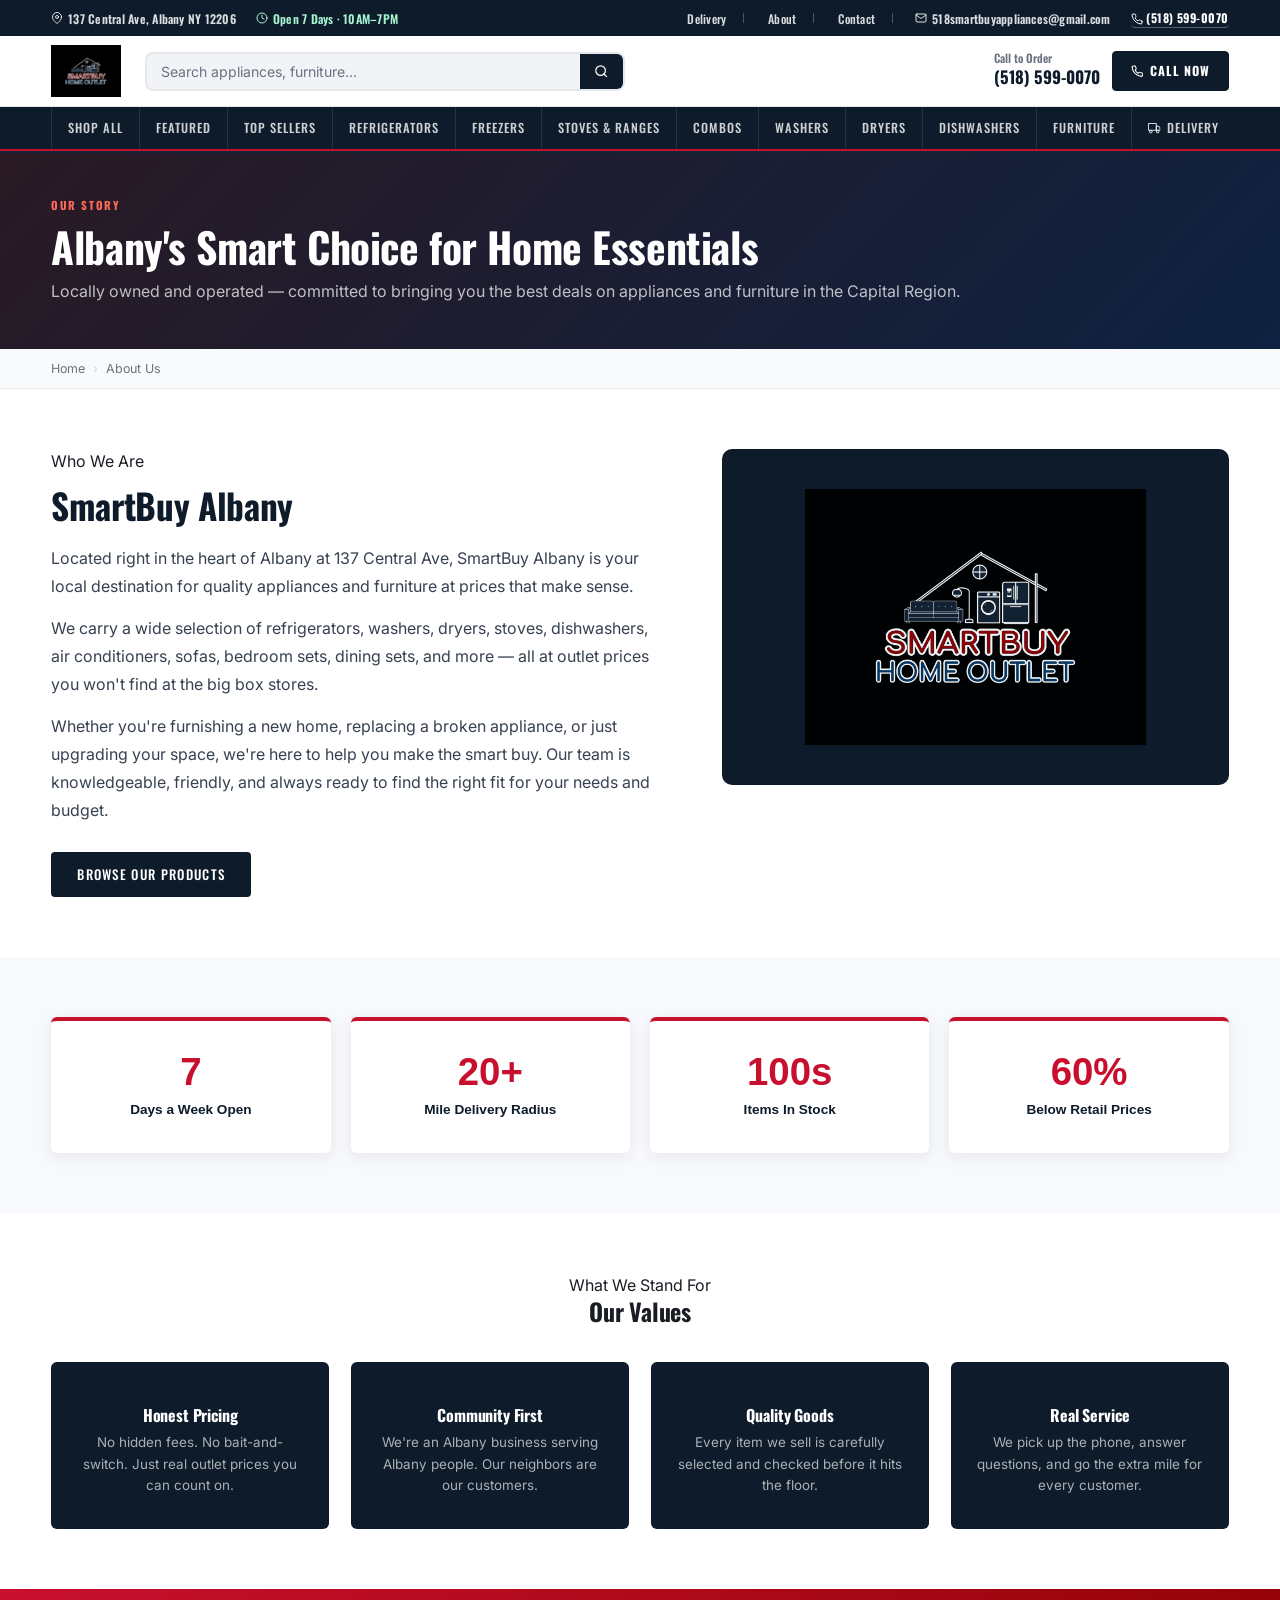
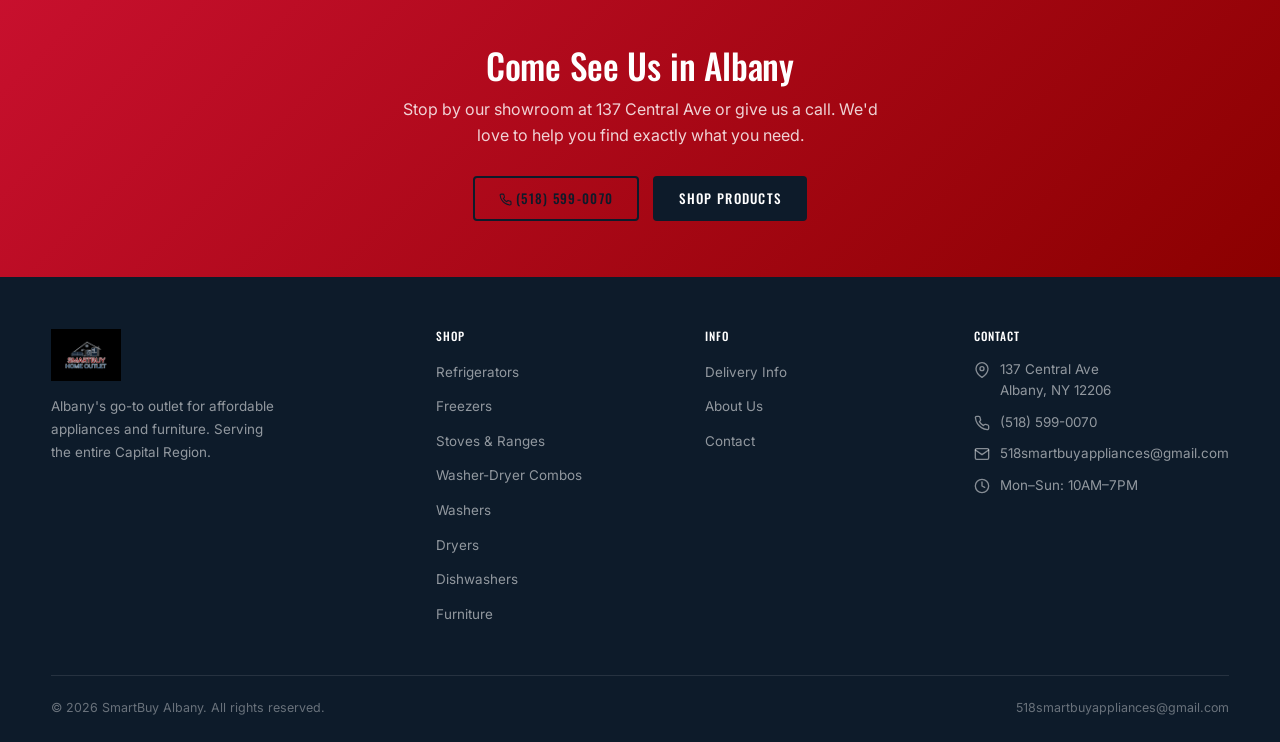
<file: about.html>
<!DOCTYPE html>
<html lang="en">
<head>
  <meta charset="UTF-8" />
  <meta name="viewport" content="width=device-width, initial-scale=1.0" />
  <title>About Us | SmartBuy Albany — Albany, NY</title>
  <meta name="description" content="Learn about SmartBuy Albany — Albany's trusted source for affordable appliances and furniture at 137 Central Ave, open 7 days a week.">
  <link rel="stylesheet" href="styles.css" />
  <script src="analytics.js" defer></script>
</head>
<body>

  <!-- Icon sprite -->
  <div aria-hidden="true" style="position:absolute;width:0;height:0;overflow:hidden">
    <svg xmlns="http://www.w3.org/2000/svg"><defs>
      <symbol id="i-phone" viewBox="0 0 24 24" fill="none" stroke="currentColor" stroke-width="2" stroke-linecap="round" stroke-linejoin="round"><path d="M22 16.92v3a2 2 0 0 1-2.18 2 19.79 19.79 0 0 1-8.63-3.07 19.5 19.5 0 0 1-6-6 19.79 19.79 0 0 1-3.07-8.67A2 2 0 0 1 4.11 2h3a2 2 0 0 1 2 1.72 12.84 12.84 0 0 0 .7 2.81 2 2 0 0 1-.45 2.11L8.09 9.91a16 16 0 0 0 6 6l1.27-1.27a2 2 0 0 1 2.11-.45 12.84 12.84 0 0 0 2.81.7A2 2 0 0 1 22 16.92z"/></symbol>
      <symbol id="i-mail" viewBox="0 0 24 24" fill="none" stroke="currentColor" stroke-width="2" stroke-linecap="round" stroke-linejoin="round"><path d="M4 4h16c1.1 0 2 .9 2 2v12c0 1.1-.9 2-2 2H4c-1.1 0-2-.9-2-2V6c0-1.1.9-2 2-2z"/><polyline points="22,6 12,13 2,6"/></symbol>
      <symbol id="i-pin" viewBox="0 0 24 24" fill="none" stroke="currentColor" stroke-width="2" stroke-linecap="round" stroke-linejoin="round"><path d="M21 10c0 7-9 13-9 13s-9-6-9-13a9 9 0 0 1 18 0z"/><circle cx="12" cy="10" r="3"/></symbol>
      <symbol id="i-clock" viewBox="0 0 24 24" fill="none" stroke="currentColor" stroke-width="2" stroke-linecap="round" stroke-linejoin="round"><circle cx="12" cy="12" r="10"/><polyline points="12 6 12 12 16 14"/></symbol>
      <symbol id="i-truck" viewBox="0 0 24 24" fill="none" stroke="currentColor" stroke-width="2" stroke-linecap="round" stroke-linejoin="round"><rect x="1" y="3" width="15" height="13"/><polygon points="16 8 20 8 23 11 23 16 16 16 16 8"/><circle cx="5.5" cy="18.5" r="2.5"/><circle cx="18.5" cy="18.5" r="2.5"/></symbol>
      <symbol id="i-shield" viewBox="0 0 24 24" fill="none" stroke="currentColor" stroke-width="2" stroke-linecap="round" stroke-linejoin="round"><path d="M12 22s8-4 8-10V5l-8-3-8 3v7c0 6 8 10 8 10z"/></symbol>
      <symbol id="i-star" viewBox="0 0 24 24" fill="none" stroke="currentColor" stroke-width="2" stroke-linecap="round" stroke-linejoin="round"><polygon points="12 2 15.09 8.26 22 9.27 17 14.14 18.18 21.02 12 17.77 5.82 21.02 7 14.14 2 9.27 8.91 8.26 12 2"/></symbol>
      <symbol id="i-tag" viewBox="0 0 24 24" fill="none" stroke="currentColor" stroke-width="2" stroke-linecap="round" stroke-linejoin="round"><path d="M20.59 13.41l-7.17 7.17a2 2 0 0 1-2.83 0L2 12V2h10l8.59 8.59a2 2 0 0 1 0 2.82z"/><line x1="7" y1="7" x2="7.01" y2="7"/></symbol>
      <symbol id="i-search" viewBox="0 0 24 24" fill="none" stroke="currentColor" stroke-width="2" stroke-linecap="round" stroke-linejoin="round"><circle cx="11" cy="11" r="8"/><line x1="21" y1="21" x2="16.65" y2="16.65"/></symbol>
      <symbol id="i-store" viewBox="0 0 24 24" fill="none" stroke="currentColor" stroke-width="2" stroke-linecap="round" stroke-linejoin="round"><path d="M3 7l1-4h16l1 4M3 7v13a1 1 0 0 0 1 1h16a1 1 0 0 0 1-1V7M3 7h18M8 21v-8h8v8"/></symbol>
      <symbol id="i-dollar" viewBox="0 0 24 24" fill="none" stroke="currentColor" stroke-width="2" stroke-linecap="round" stroke-linejoin="round"><line x1="12" y1="1" x2="12" y2="23"/><path d="M17 5H9.5a3.5 3.5 0 0 0 0 7h5a3.5 3.5 0 0 1 0 7H6"/></symbol>
      <symbol id="i-arrow-right" viewBox="0 0 24 24" fill="none" stroke="currentColor" stroke-width="2" stroke-linecap="round" stroke-linejoin="round"><line x1="5" y1="12" x2="19" y2="12"/><polyline points="12 5 19 12 12 19"/></symbol>
      <symbol id="i-info" viewBox="0 0 24 24" fill="none" stroke="currentColor" stroke-width="2" stroke-linecap="round" stroke-linejoin="round"><circle cx="12" cy="12" r="10"/><line x1="12" y1="16" x2="12" y2="12"/><line x1="12" y1="8" x2="12.01" y2="8"/></symbol>
    </defs></svg>
  </div>


  <!-- ── Top Info Bar ── -->
  <div class="topbar">
    <div class="container">
      <div class="topbar-left">
        <span class="topbar-item"><svg class="icon"><use href="#i-pin"/></svg> 137 Central Ave, Albany NY 12206</span>
        <span class="topbar-item topbar-hours"><svg class="icon"><use href="#i-clock"/></svg> Open 7 Days · 10AM–7PM</span>
      </div>
      <div class="topbar-right">
        <a href="delivery.html" class="topbar-item topbar-link">Delivery</a>
        <a href="about.html" class="topbar-item topbar-link">About</a>
        <a href="contact.html" class="topbar-item topbar-link">Contact</a>
        <a href="mailto:518smartbuyappliances@gmail.com" class="topbar-item"><svg class="icon"><use href="#i-mail"/></svg> 518smartbuyappliances@gmail.com</a>
        <a href="tel:5185990070" class="topbar-phone"><svg class="icon"><use href="#i-phone"/></svg> (518) 599-0070</a>
      </div>
    </div>
  </div>

  <!-- ── Main Navbar ── -->
  <nav class="navbar" id="mainNav" style="position:sticky;top:0;z-index:1000;">
    <div class="container">
      <a href="index.html" class="nav-logo">
        <img src="logo.png" alt="SmartBuy Albany" />
      </a>
      <div class="nav-search">
        <input type="text" placeholder="Search appliances, furniture..." />
        <button aria-label="Search"><svg class="icon"><use href="#i-search"/></svg></button>
      </div>
      <div class="nav-right">
        <div class="nav-phone">
          <span class="nav-phone-icon"></span>
          <div>
            <span>Call to Order</span>
            <strong>(518) 599-0070</strong>
          </div>
        </div>
        <a href="tel:5185990070" class="nav-cta-btn"><svg class="icon"><use href="#i-phone"/></svg> Call Now</a>
      </div>
      <div class="nav-toggle" onclick="toggleMobileNav()">
        <span></span><span></span><span></span>
      </div>
    </div>
    <div class="mobile-nav" id="mobileNav">
      <a href="index.html">Home</a>
      <a href="shop.html?cat=appliances">Appliances</a>
      <a href="shop.html?cat=furniture">Furniture</a>
    </div>
  </nav>

  <!-- ── Category Nav Bar ── -->
  <div class="cat-nav">
    <div class="container">
      <a href="shop.html">Shop All</a>
      <a href="shop.html?cat=featured">Featured</a>
      <a href="shop.html?cat=top-sellers">Top Sellers</a>
      <a href="shop.html?cat=refrigerators">Refrigerators</a>
      <a href="shop.html?cat=freezers">Freezers</a>
      <a href="shop.html?cat=stoves">Stoves &amp; Ranges</a>
      <a href="shop.html?cat=washers-dryers-combos">Combos</a>
      <a href="shop.html?cat=washers">Washers</a>
      <a href="shop.html?cat=dryers">Dryers</a>
      <a href="shop.html?cat=dishwashers">Dishwashers</a>
      <a href="shop.html?cat=furniture">Furniture</a>
      <a href="delivery.html"><svg class="icon"><use href="#i-truck"/></svg> Delivery</a>
    </div>
  </div>

  <!-- ── Page Hero ── -->
  <section class="page-hero">
    <div class="container">
      <div class="eyebrow">Our Story</div>
      <h1>Albany's Smart Choice for Home Essentials</h1>
      <p>Locally owned and operated — committed to bringing you the best deals on appliances and furniture in the Capital Region.</p>
    </div>
  </section>

  <!-- ── Breadcrumb ── -->
  <div class="breadcrumb">
    <div class="container">
      <a href="index.html">Home</a>
      <span class="sep">›</span>
      <span>About Us</span>
    </div>
  </div>

  <!-- ── About Section ── -->
  <section class="section">
    <div class="container">
      <div class="section-2col">
        <div>
          <div class="eyebrow">Who We Are</div>
          <h2 style="font-size:clamp(1.6rem,3.5vw,2.2rem);margin:10px 0 18px;color:var(--navy);">SmartBuy Albany</h2>
          <p style="color:var(--gray-700);margin-bottom:14px;line-height:1.75;">Located right in the heart of Albany at 137 Central Ave, SmartBuy Albany is your local destination for quality appliances and furniture at prices that make sense.</p>
          <p style="color:var(--gray-700);margin-bottom:14px;line-height:1.75;">We carry a wide selection of refrigerators, washers, dryers, stoves, dishwashers, air conditioners, sofas, bedroom sets, dining sets, and more — all at outlet prices you won't find at the big box stores.</p>
          <p style="color:var(--gray-700);margin-bottom:28px;line-height:1.75;">Whether you're furnishing a new home, replacing a broken appliance, or just upgrading your space, we're here to help you make the smart buy. Our team is knowledgeable, friendly, and always ready to find the right fit for your needs and budget.</p>
          <a href="shop.html" class="btn-primary">Browse Our Products</a>
        </div>
        <div style="background:var(--navy);border-radius:var(--radius-lg);overflow:hidden;display:flex;align-items:center;justify-content:center;min-height:320px;padding:40px;">
          <img src="logo.png" alt="SmartBuy Albany" style="width:80%;opacity:0.95;" />
        </div>
      </div>
    </div>
  </section>

  <!-- ── Stats ── -->
  <section class="section section-alt">
    <div class="container">
      <div style="display:grid;grid-template-columns:repeat(auto-fit,minmax(180px,1fr));gap:20px;text-align:center;">
        <div style="padding:32px 20px;background:var(--white);border-radius:var(--radius);box-shadow:var(--shadow);border-top:4px solid var(--red);">
          <div style="font-size:2.4rem;font-weight:900;font-family:'Montserrat',sans-serif;color:var(--red);line-height:1;">7</div>
          <div style="font-family:'Montserrat',sans-serif;font-weight:700;font-size:0.85rem;color:var(--navy);margin-top:8px;">Days a Week Open</div>
        </div>
        <div style="padding:32px 20px;background:var(--white);border-radius:var(--radius);box-shadow:var(--shadow);border-top:4px solid var(--red);">
          <div style="font-size:2.4rem;font-weight:900;font-family:'Montserrat',sans-serif;color:var(--red);line-height:1;">20+</div>
          <div style="font-family:'Montserrat',sans-serif;font-weight:700;font-size:0.85rem;color:var(--navy);margin-top:8px;">Mile Delivery Radius</div>
        </div>
        <div style="padding:32px 20px;background:var(--white);border-radius:var(--radius);box-shadow:var(--shadow);border-top:4px solid var(--red);">
          <div style="font-size:2.4rem;font-weight:900;font-family:'Montserrat',sans-serif;color:var(--red);line-height:1;">100s</div>
          <div style="font-family:'Montserrat',sans-serif;font-weight:700;font-size:0.85rem;color:var(--navy);margin-top:8px;">Items In Stock</div>
        </div>
        <div style="padding:32px 20px;background:var(--white);border-radius:var(--radius);box-shadow:var(--shadow);border-top:4px solid var(--red);">
          <div style="font-size:2.4rem;font-weight:900;font-family:'Montserrat',sans-serif;color:var(--red);line-height:1;">60%</div>
          <div style="font-family:'Montserrat',sans-serif;font-weight:700;font-size:0.85rem;color:var(--navy);margin-top:8px;">Below Retail Prices</div>
        </div>
      </div>
    </div>
  </section>

  <!-- ── Values ── -->
  <section class="section">
    <div class="container">
      <div class="section-head" style="justify-content:center;text-align:center;display:block;margin-bottom:36px;">
        <div class="eyebrow" style="text-align:center;">What We Stand For</div>
        <h2>Our Values</h2>
      </div>
      <div style="display:grid;grid-template-columns:repeat(auto-fit,minmax(220px,1fr));gap:22px;">
        <div style="background:var(--navy);color:#fff;border-radius:var(--radius);padding:32px 24px;text-align:center;">
          <div style="font-size:2rem;margin-bottom:12px;"></div>
          <h3 style="color:#fff;font-size:1rem;margin-bottom:8px;">Honest Pricing</h3>
          <p style="font-size:0.84rem;color:rgba(255,255,255,0.65);">No hidden fees. No bait-and-switch. Just real outlet prices you can count on.</p>
        </div>
        <div style="background:var(--navy);color:#fff;border-radius:var(--radius);padding:32px 24px;text-align:center;">
          <div style="font-size:2rem;margin-bottom:12px;"></div>
          <h3 style="color:#fff;font-size:1rem;margin-bottom:8px;">Community First</h3>
          <p style="font-size:0.84rem;color:rgba(255,255,255,0.65);">We're an Albany business serving Albany people. Our neighbors are our customers.</p>
        </div>
        <div style="background:var(--navy);color:#fff;border-radius:var(--radius);padding:32px 24px;text-align:center;">
          <div style="font-size:2rem;margin-bottom:12px;"></div>
          <h3 style="color:#fff;font-size:1rem;margin-bottom:8px;">Quality Goods</h3>
          <p style="font-size:0.84rem;color:rgba(255,255,255,0.65);">Every item we sell is carefully selected and checked before it hits the floor.</p>
        </div>
        <div style="background:var(--navy);color:#fff;border-radius:var(--radius);padding:32px 24px;text-align:center;">
          <div style="font-size:2rem;margin-bottom:12px;"></div>
          <h3 style="color:#fff;font-size:1rem;margin-bottom:8px;">Real Service</h3>
          <p style="font-size:0.84rem;color:rgba(255,255,255,0.65);">We pick up the phone, answer questions, and go the extra mile for every customer.</p>
        </div>
      </div>
    </div>
  </section>

  <!-- ── CTA ── -->
  <section class="cta-section">
    <div class="container">
      <h2>Come See Us in Albany</h2>
      <p>Stop by our showroom at 137 Central Ave or give us a call. We'd love to help you find exactly what you need.</p>
      <div class="cta-btns">
        <a href="tel:5185990070" class="btn-outline-dark"><svg class="icon"><use href="#i-phone"/></svg> (518) 599-0070</a>
        <a href="shop.html" class="btn-primary">Shop Products</a>
      </div>
    </div>
  </section>

  <!-- ── Footer ── -->
  <footer class="footer">
    <div class="container">
      <div class="footer-grid">
        <div class="footer-brand">
          <img src="logo.png" alt="SmartBuy Albany" />
          <p>Albany's go-to outlet for affordable appliances and furniture. Serving the entire Capital Region.</p>
        </div>
        <div class="footer-col">
          <h4>Shop</h4>
          <ul>
            <li><a href="shop.html?cat=refrigerators">Refrigerators</a></li>
            <li><a href="shop.html?cat=freezers">Freezers</a></li>
            <li><a href="shop.html?cat=stoves">Stoves &amp; Ranges</a></li>
            <li><a href="shop.html?cat=washers-dryers-combos">Washer-Dryer Combos</a></li>
            <li><a href="shop.html?cat=washers">Washers</a></li>
            <li><a href="shop.html?cat=dryers">Dryers</a></li>
            <li><a href="shop.html?cat=dishwashers">Dishwashers</a></li>
            <li><a href="shop.html?cat=furniture">Furniture</a></li>
          </ul>
        </div>
        <div class="footer-col">
          <h4>Info</h4>
          <ul>
            <li><a href="delivery.html">Delivery Info</a></li>
            <li><a href="about.html">About Us</a></li>
            <li><a href="contact.html">Contact</a></li>
          </ul>
        </div>
        <div class="footer-col">
          <h4>Contact</h4>
          <div class="footer-detail"><svg class="icon"><use href="#i-pin"/></svg> <span>137 Central Ave<br>Albany, NY 12206</span></div>
          <div class="footer-detail"><svg class="icon"><use href="#i-phone"/></svg> <a href="tel:5185990070">(518) 599-0070</a></div>
          <div class="footer-detail"><svg class="icon"><use href="#i-mail"/></svg> <a href="mailto:518smartbuyappliances@gmail.com">518smartbuyappliances@gmail.com</a></div>
          <div class="footer-detail"><svg class="icon"><use href="#i-clock"/></svg> <span>Mon–Sun: 10AM–7PM</span></div>
        </div>
      </div>
      <div class="footer-bar">
        <p>&copy; 2026 SmartBuy Albany. All rights reserved.</p>
        <a href="mailto:518smartbuyappliances@gmail.com">518smartbuyappliances@gmail.com</a>
      </div>
    </div>
  </footer>

  <script>
    function toggleMobileNav() { document.getElementById('mobileNav').classList.toggle('open'); }
  </script>
</body>
</html>
</file>
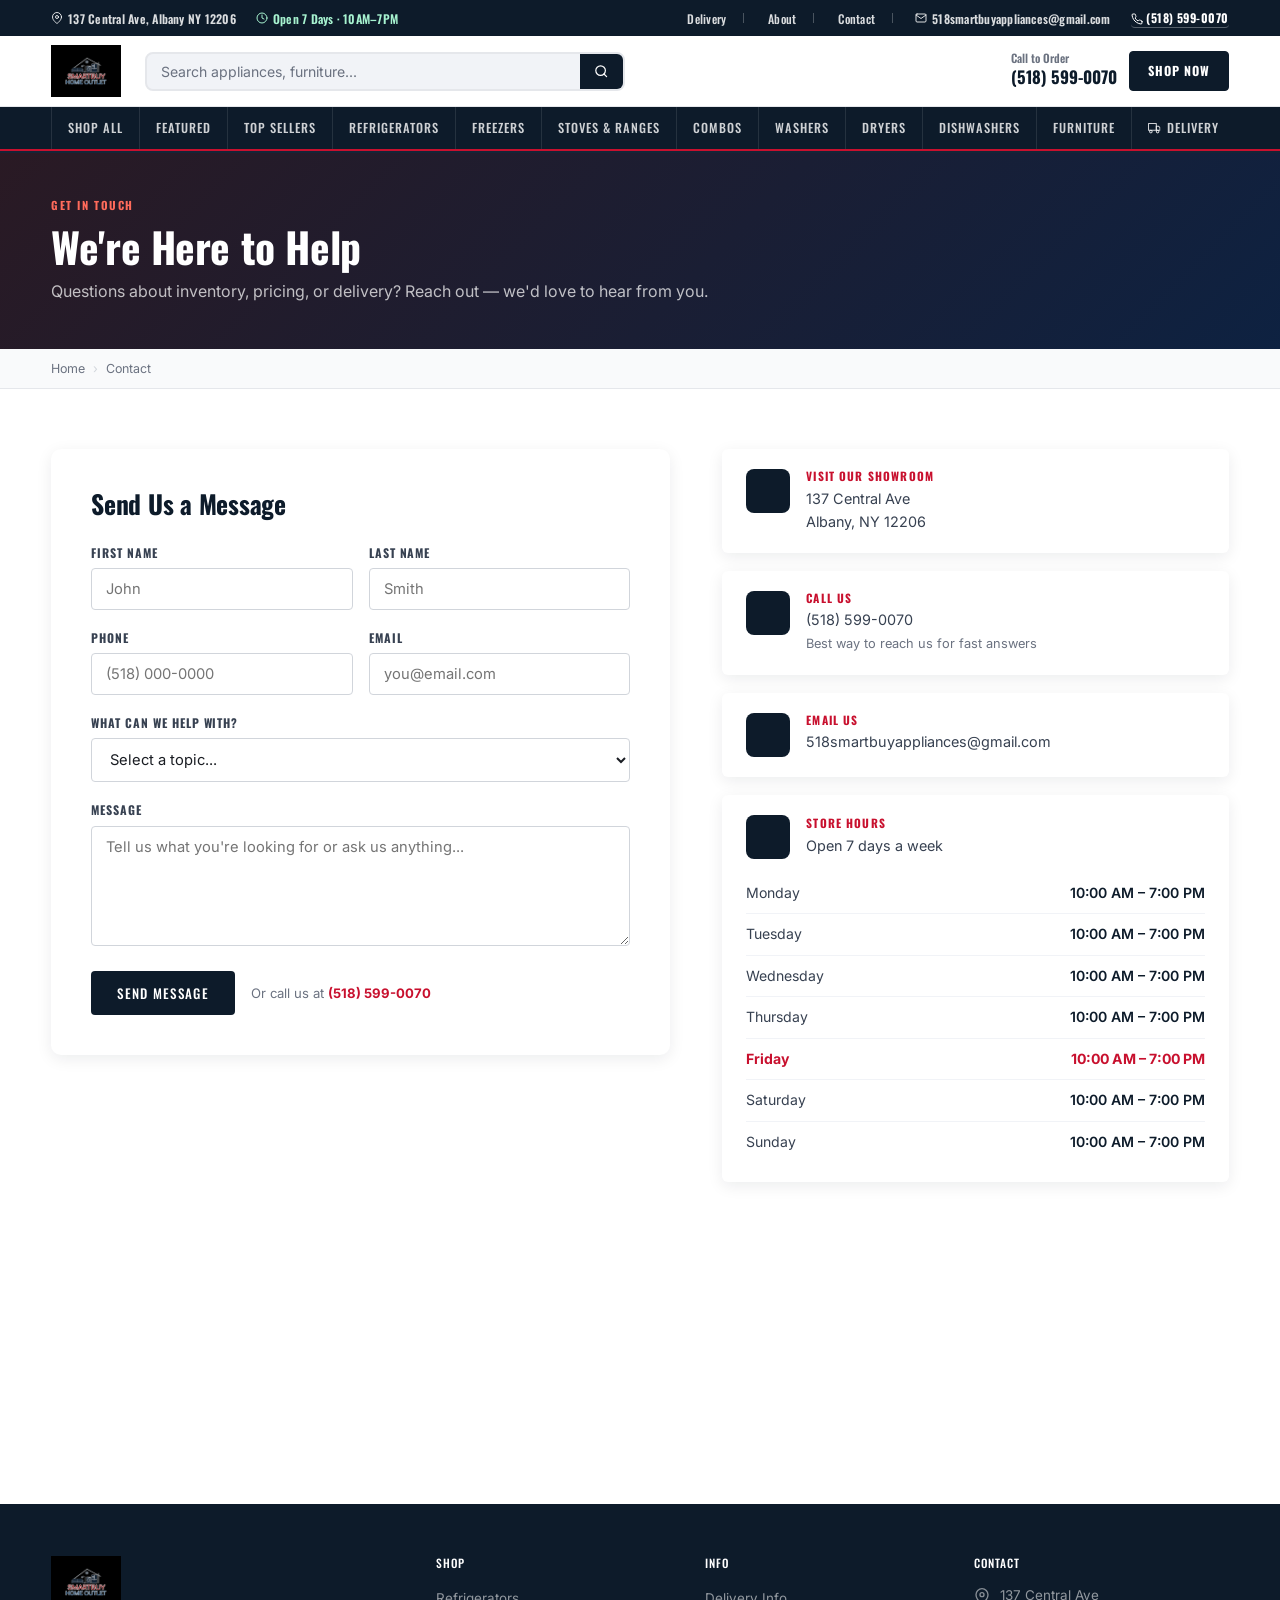
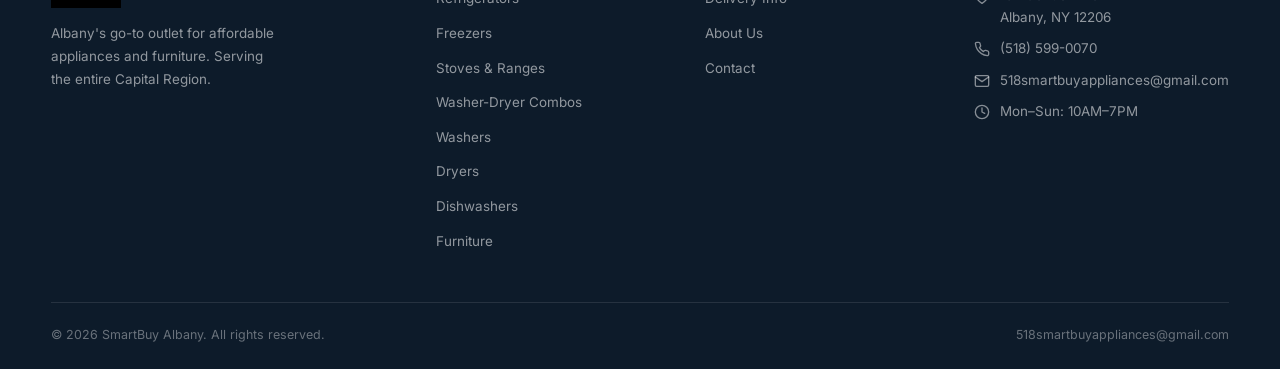
<file: contact.html>
<!DOCTYPE html>
<html lang="en">
<head>
  <meta charset="UTF-8" />
  <meta name="viewport" content="width=device-width, initial-scale=1.0" />
  <title>Contact | SmartBuy Albany — Albany, NY</title>
  <meta name="description" content="Contact SmartBuy Albany. Call (518) 599-0070, email us, or visit 137 Central Ave Albany NY. Open 7 days 10AM-7PM.">
  <link rel="stylesheet" href="styles.css" />
  <style>
    .map-wrap { border-radius: var(--radius); overflow: hidden; height: 240px; margin-top: 4px; }
    .map-wrap iframe { width: 100%; height: 100%; border: none; }
    .hours-table { width: 100%; border-collapse: collapse; }
    .hours-table tr { border-bottom: 1px solid var(--gray-100); }
    .hours-table tr:last-child { border-bottom: none; }
    .hours-table td { padding: 9px 0; font-size: 0.88rem; color: var(--gray-700); }
    .hours-table td:last-child { text-align: right; font-weight: 600; color: var(--navy); }
    .hours-table .today td { color: var(--red); font-weight: 700; }
    .hours-table .today td:last-child { color: var(--red); }
  </style>
  <script src="analytics.js" defer></script>
</head>
<body>

  <!-- Icon sprite -->
  <div aria-hidden="true" style="position:absolute;width:0;height:0;overflow:hidden">
    <svg xmlns="http://www.w3.org/2000/svg"><defs>
      <symbol id="i-phone" viewBox="0 0 24 24" fill="none" stroke="currentColor" stroke-width="2" stroke-linecap="round" stroke-linejoin="round"><path d="M22 16.92v3a2 2 0 0 1-2.18 2 19.79 19.79 0 0 1-8.63-3.07 19.5 19.5 0 0 1-6-6 19.79 19.79 0 0 1-3.07-8.67A2 2 0 0 1 4.11 2h3a2 2 0 0 1 2 1.72 12.84 12.84 0 0 0 .7 2.81 2 2 0 0 1-.45 2.11L8.09 9.91a16 16 0 0 0 6 6l1.27-1.27a2 2 0 0 1 2.11-.45 12.84 12.84 0 0 0 2.81.7A2 2 0 0 1 22 16.92z"/></symbol>
      <symbol id="i-mail" viewBox="0 0 24 24" fill="none" stroke="currentColor" stroke-width="2" stroke-linecap="round" stroke-linejoin="round"><path d="M4 4h16c1.1 0 2 .9 2 2v12c0 1.1-.9 2-2 2H4c-1.1 0-2-.9-2-2V6c0-1.1.9-2 2-2z"/><polyline points="22,6 12,13 2,6"/></symbol>
      <symbol id="i-pin" viewBox="0 0 24 24" fill="none" stroke="currentColor" stroke-width="2" stroke-linecap="round" stroke-linejoin="round"><path d="M21 10c0 7-9 13-9 13s-9-6-9-13a9 9 0 0 1 18 0z"/><circle cx="12" cy="10" r="3"/></symbol>
      <symbol id="i-clock" viewBox="0 0 24 24" fill="none" stroke="currentColor" stroke-width="2" stroke-linecap="round" stroke-linejoin="round"><circle cx="12" cy="12" r="10"/><polyline points="12 6 12 12 16 14"/></symbol>
      <symbol id="i-truck" viewBox="0 0 24 24" fill="none" stroke="currentColor" stroke-width="2" stroke-linecap="round" stroke-linejoin="round"><rect x="1" y="3" width="15" height="13"/><polygon points="16 8 20 8 23 11 23 16 16 16 16 8"/><circle cx="5.5" cy="18.5" r="2.5"/><circle cx="18.5" cy="18.5" r="2.5"/></symbol>
      <symbol id="i-shield" viewBox="0 0 24 24" fill="none" stroke="currentColor" stroke-width="2" stroke-linecap="round" stroke-linejoin="round"><path d="M12 22s8-4 8-10V5l-8-3-8 3v7c0 6 8 10 8 10z"/></symbol>
      <symbol id="i-star" viewBox="0 0 24 24" fill="none" stroke="currentColor" stroke-width="2" stroke-linecap="round" stroke-linejoin="round"><polygon points="12 2 15.09 8.26 22 9.27 17 14.14 18.18 21.02 12 17.77 5.82 21.02 7 14.14 2 9.27 8.91 8.26 12 2"/></symbol>
      <symbol id="i-tag" viewBox="0 0 24 24" fill="none" stroke="currentColor" stroke-width="2" stroke-linecap="round" stroke-linejoin="round"><path d="M20.59 13.41l-7.17 7.17a2 2 0 0 1-2.83 0L2 12V2h10l8.59 8.59a2 2 0 0 1 0 2.82z"/><line x1="7" y1="7" x2="7.01" y2="7"/></symbol>
      <symbol id="i-search" viewBox="0 0 24 24" fill="none" stroke="currentColor" stroke-width="2" stroke-linecap="round" stroke-linejoin="round"><circle cx="11" cy="11" r="8"/><line x1="21" y1="21" x2="16.65" y2="16.65"/></symbol>
      <symbol id="i-store" viewBox="0 0 24 24" fill="none" stroke="currentColor" stroke-width="2" stroke-linecap="round" stroke-linejoin="round"><path d="M3 7l1-4h16l1 4M3 7v13a1 1 0 0 0 1 1h16a1 1 0 0 0 1-1V7M3 7h18M8 21v-8h8v8"/></symbol>
      <symbol id="i-dollar" viewBox="0 0 24 24" fill="none" stroke="currentColor" stroke-width="2" stroke-linecap="round" stroke-linejoin="round"><line x1="12" y1="1" x2="12" y2="23"/><path d="M17 5H9.5a3.5 3.5 0 0 0 0 7h5a3.5 3.5 0 0 1 0 7H6"/></symbol>
      <symbol id="i-arrow-right" viewBox="0 0 24 24" fill="none" stroke="currentColor" stroke-width="2" stroke-linecap="round" stroke-linejoin="round"><line x1="5" y1="12" x2="19" y2="12"/><polyline points="12 5 19 12 12 19"/></symbol>
      <symbol id="i-info" viewBox="0 0 24 24" fill="none" stroke="currentColor" stroke-width="2" stroke-linecap="round" stroke-linejoin="round"><circle cx="12" cy="12" r="10"/><line x1="12" y1="16" x2="12" y2="12"/><line x1="12" y1="8" x2="12.01" y2="8"/></symbol>
    </defs></svg>
  </div>


  <!-- ── Top Info Bar ── -->
  <div class="topbar">
    <div class="container">
      <div class="topbar-left">
        <span class="topbar-item"><svg class="icon"><use href="#i-pin"/></svg> 137 Central Ave, Albany NY 12206</span>
        <span class="topbar-item topbar-hours"><svg class="icon"><use href="#i-clock"/></svg> Open 7 Days · 10AM–7PM</span>
      </div>
      <div class="topbar-right">
        <a href="delivery.html" class="topbar-item topbar-link">Delivery</a>
        <a href="about.html" class="topbar-item topbar-link">About</a>
        <a href="contact.html" class="topbar-item topbar-link">Contact</a>
        <a href="mailto:518smartbuyappliances@gmail.com" class="topbar-item"><svg class="icon"><use href="#i-mail"/></svg> 518smartbuyappliances@gmail.com</a>
        <a href="tel:5185990070" class="topbar-phone"><svg class="icon"><use href="#i-phone"/></svg> (518) 599-0070</a>
      </div>
    </div>
  </div>

  <!-- ── Main Navbar ── -->
  <nav class="navbar" id="mainNav" style="position:sticky;top:0;z-index:1000;">
    <div class="container">
      <a href="index.html" class="nav-logo">
        <img src="logo.png" alt="SmartBuy Albany" />
      </a>
      <div class="nav-search">
        <input type="text" placeholder="Search appliances, furniture..." />
        <button aria-label="Search"><svg class="icon"><use href="#i-search"/></svg></button>
      </div>
      <div class="nav-right">
        <div class="nav-phone">
          <span class="nav-phone-icon"></span>
          <div>
            <span>Call to Order</span>
            <strong>(518) 599-0070</strong>
          </div>
        </div>
        <a href="shop.html" class="nav-cta-btn">Shop Now</a>
      </div>
      <div class="nav-toggle" onclick="toggleMobileNav()">
        <span></span><span></span><span></span>
      </div>
    </div>
    <div class="mobile-nav" id="mobileNav">
      <a href="index.html">Home</a>
      <a href="shop.html?cat=appliances">Appliances</a>
      <a href="shop.html?cat=furniture">Furniture</a>
    </div>
  </nav>

  <!-- ── Category Nav Bar ── -->
  <div class="cat-nav">
    <div class="container">
      <a href="shop.html">Shop All</a>
      <a href="shop.html?cat=featured">Featured</a>
      <a href="shop.html?cat=top-sellers">Top Sellers</a>
      <a href="shop.html?cat=refrigerators">Refrigerators</a>
      <a href="shop.html?cat=freezers">Freezers</a>
      <a href="shop.html?cat=stoves">Stoves &amp; Ranges</a>
      <a href="shop.html?cat=washers-dryers-combos">Combos</a>
      <a href="shop.html?cat=washers">Washers</a>
      <a href="shop.html?cat=dryers">Dryers</a>
      <a href="shop.html?cat=dishwashers">Dishwashers</a>
      <a href="shop.html?cat=furniture">Furniture</a>
      <a href="delivery.html"><svg class="icon"><use href="#i-truck"/></svg> Delivery</a>
    </div>
  </div>

  <!-- ── Page Hero ── -->
  <section class="page-hero">
    <div class="container">
      <div class="eyebrow">Get in Touch</div>
      <h1>We're Here to Help</h1>
      <p>Questions about inventory, pricing, or delivery? Reach out — we'd love to hear from you.</p>
    </div>
  </section>

  <!-- ── Breadcrumb ── -->
  <div class="breadcrumb">
    <div class="container">
      <a href="index.html">Home</a>
      <span class="sep">›</span>
      <span>Contact</span>
    </div>
  </div>

  <!-- ── Contact Content ── -->
  <section class="section">
    <div class="container">
      <div class="section-2col">

        <!-- Form -->
        <div class="contact-form-box">
          <h2>Send Us a Message</h2>
          <form action="mailto:518smartbuyappliances@gmail.com" method="POST" enctype="text/plain" onsubmit="handleSubmit(event)">
            <div class="form-row-2">
              <div class="form-group">
                <label for="fname">First Name</label>
                <input type="text" id="fname" name="First Name" placeholder="John" required />
              </div>
              <div class="form-group">
                <label for="lname">Last Name</label>
                <input type="text" id="lname" name="Last Name" placeholder="Smith" required />
              </div>
            </div>
            <div class="form-row-2">
              <div class="form-group">
                <label for="phone">Phone</label>
                <input type="tel" id="phone" name="Phone" placeholder="(518) 000-0000" />
              </div>
              <div class="form-group">
                <label for="email">Email</label>
                <input type="email" id="email" name="Email" placeholder="you@email.com" />
              </div>
            </div>
            <div class="form-group">
              <label for="subject">What can we help with?</label>
              <select id="subject" name="Subject">
                <option value="">Select a topic...</option>
                <option>Appliance Inquiry</option>
                <option>Furniture Inquiry</option>
                <option>Delivery Quote</option>
                <option>Schedule a Delivery</option>
                <option>Scratch &amp; Dent Info</option>
                <option>General Question</option>
              </select>
            </div>
            <div class="form-group">
              <label for="message">Message</label>
              <textarea id="message" name="Message" placeholder="Tell us what you're looking for or ask us anything..."></textarea>
            </div>
            <div style="display:flex;align-items:center;gap:16px;flex-wrap:wrap;">
              <button type="submit" class="btn-primary" id="submitBtn">Send Message</button>
              <span style="font-size:0.82rem;color:var(--gray-500);">Or call us at <a href="tel:5185990070" style="color:var(--red);font-weight:700;">(518) 599-0070</a></span>
            </div>
          </form>
        </div>

        <!-- Info Sidebar -->
        <div class="info-card-stack">
          <div class="info-card">
            <div class="info-card-icon"></div>
            <div>
              <h4>Visit Our Showroom</h4>
              <p>137 Central Ave<br>Albany, NY 12206</p>
            </div>
          </div>
          <div class="info-card">
            <div class="info-card-icon"></div>
            <div>
              <h4>Call Us</h4>
              <p><a href="tel:5185990070">(518) 599-0070</a></p>
              <p style="font-size:0.8rem;color:var(--gray-500);margin-top:3px;">Best way to reach us for fast answers</p>
            </div>
          </div>
          <div class="info-card">
            <div class="info-card-icon">️</div>
            <div>
              <h4>Email Us</h4>
              <p><a href="mailto:518smartbuyappliances@gmail.com">518smartbuyappliances@gmail.com</a></p>
            </div>
          </div>

          <!-- Hours card -->
          <div class="info-card" style="flex-direction:column;gap:14px;">
            <div style="display:flex;gap:16px;align-items:center;">
              <div class="info-card-icon"></div>
              <div><h4>Store Hours</h4><p>Open 7 days a week</p></div>
            </div>
            <table class="hours-table" id="hoursTable">
              <tr><td>Monday</td><td>10:00 AM – 7:00 PM</td></tr>
              <tr><td>Tuesday</td><td>10:00 AM – 7:00 PM</td></tr>
              <tr><td>Wednesday</td><td>10:00 AM – 7:00 PM</td></tr>
              <tr><td>Thursday</td><td>10:00 AM – 7:00 PM</td></tr>
              <tr><td>Friday</td><td>10:00 AM – 7:00 PM</td></tr>
              <tr><td>Saturday</td><td>10:00 AM – 7:00 PM</td></tr>
              <tr><td>Sunday</td><td>10:00 AM – 7:00 PM</td></tr>
            </table>
          </div>

          <!-- Map -->
          <div class="map-wrap">
            <iframe
              src="https://www.google.com/maps/embed?pb=!1m18!1m12!1m3!1d2940.6!2d-73.7741!3d42.6603!2m3!1f0!2f0!3f0!3m2!1i1024!2i768!4f13.1!3m3!1m2!1s0x89de0a3b0a3e5b%3A0x0!2s137+Central+Ave%2C+Albany%2C+NY+12206!5e0!3m2!1sen!2sus!4v1"
              allowfullscreen=""
              loading="lazy"
              referrerpolicy="no-referrer-when-downgrade"
              title="SmartBuy Albany map">
            </iframe>
          </div>
        </div>

      </div>
    </div>
  </section>

  <!-- ── Footer ── -->
  <footer class="footer">
    <div class="container">
      <div class="footer-grid">
        <div class="footer-brand">
          <img src="logo.png" alt="SmartBuy Albany" />
          <p>Albany's go-to outlet for affordable appliances and furniture. Serving the entire Capital Region.</p>
        </div>
        <div class="footer-col">
          <h4>Shop</h4>
          <ul>
            <li><a href="shop.html?cat=refrigerators">Refrigerators</a></li>
            <li><a href="shop.html?cat=freezers">Freezers</a></li>
            <li><a href="shop.html?cat=stoves">Stoves &amp; Ranges</a></li>
            <li><a href="shop.html?cat=washers-dryers-combos">Washer-Dryer Combos</a></li>
            <li><a href="shop.html?cat=washers">Washers</a></li>
            <li><a href="shop.html?cat=dryers">Dryers</a></li>
            <li><a href="shop.html?cat=dishwashers">Dishwashers</a></li>
            <li><a href="shop.html?cat=furniture">Furniture</a></li>
          </ul>
        </div>
        <div class="footer-col">
          <h4>Info</h4>
          <ul>
            <li><a href="delivery.html">Delivery Info</a></li>
            <li><a href="about.html">About Us</a></li>
            <li><a href="contact.html">Contact</a></li>
          </ul>
        </div>
        <div class="footer-col">
          <h4>Contact</h4>
          <div class="footer-detail"><svg class="icon"><use href="#i-pin"/></svg> <span>137 Central Ave<br>Albany, NY 12206</span></div>
          <div class="footer-detail"><svg class="icon"><use href="#i-phone"/></svg> <a href="tel:5185990070">(518) 599-0070</a></div>
          <div class="footer-detail"><svg class="icon"><use href="#i-mail"/></svg> <a href="mailto:518smartbuyappliances@gmail.com">518smartbuyappliances@gmail.com</a></div>
          <div class="footer-detail"><svg class="icon"><use href="#i-clock"/></svg> <span>Mon–Sun: 10AM–7PM</span></div>
        </div>
      </div>
      <div class="footer-bar">
        <p>&copy; 2026 SmartBuy Albany. All rights reserved.</p>
        <a href="mailto:518smartbuyappliances@gmail.com">518smartbuyappliances@gmail.com</a>
      </div>
    </div>
  </footer>

  <script>
    function toggleMobileNav() { document.getElementById('mobileNav').classList.toggle('open'); }

    // Highlight today
    const days = ['Sunday','Monday','Tuesday','Wednesday','Thursday','Friday','Saturday'];
    const today = days[new Date().getDay()];
    document.querySelectorAll('#hoursTable tr').forEach(row => {
      if (row.cells[0]?.textContent === today) row.classList.add('today');
    });

    function handleSubmit(e) {
      setTimeout(() => {
        const btn = document.getElementById('submitBtn');
        btn.textContent = '✓ Message Sent!';
        btn.style.background = 'var(--blue)';
        btn.disabled = true;
      }, 100);
    }
  </script>
</body>
</html>
</file>
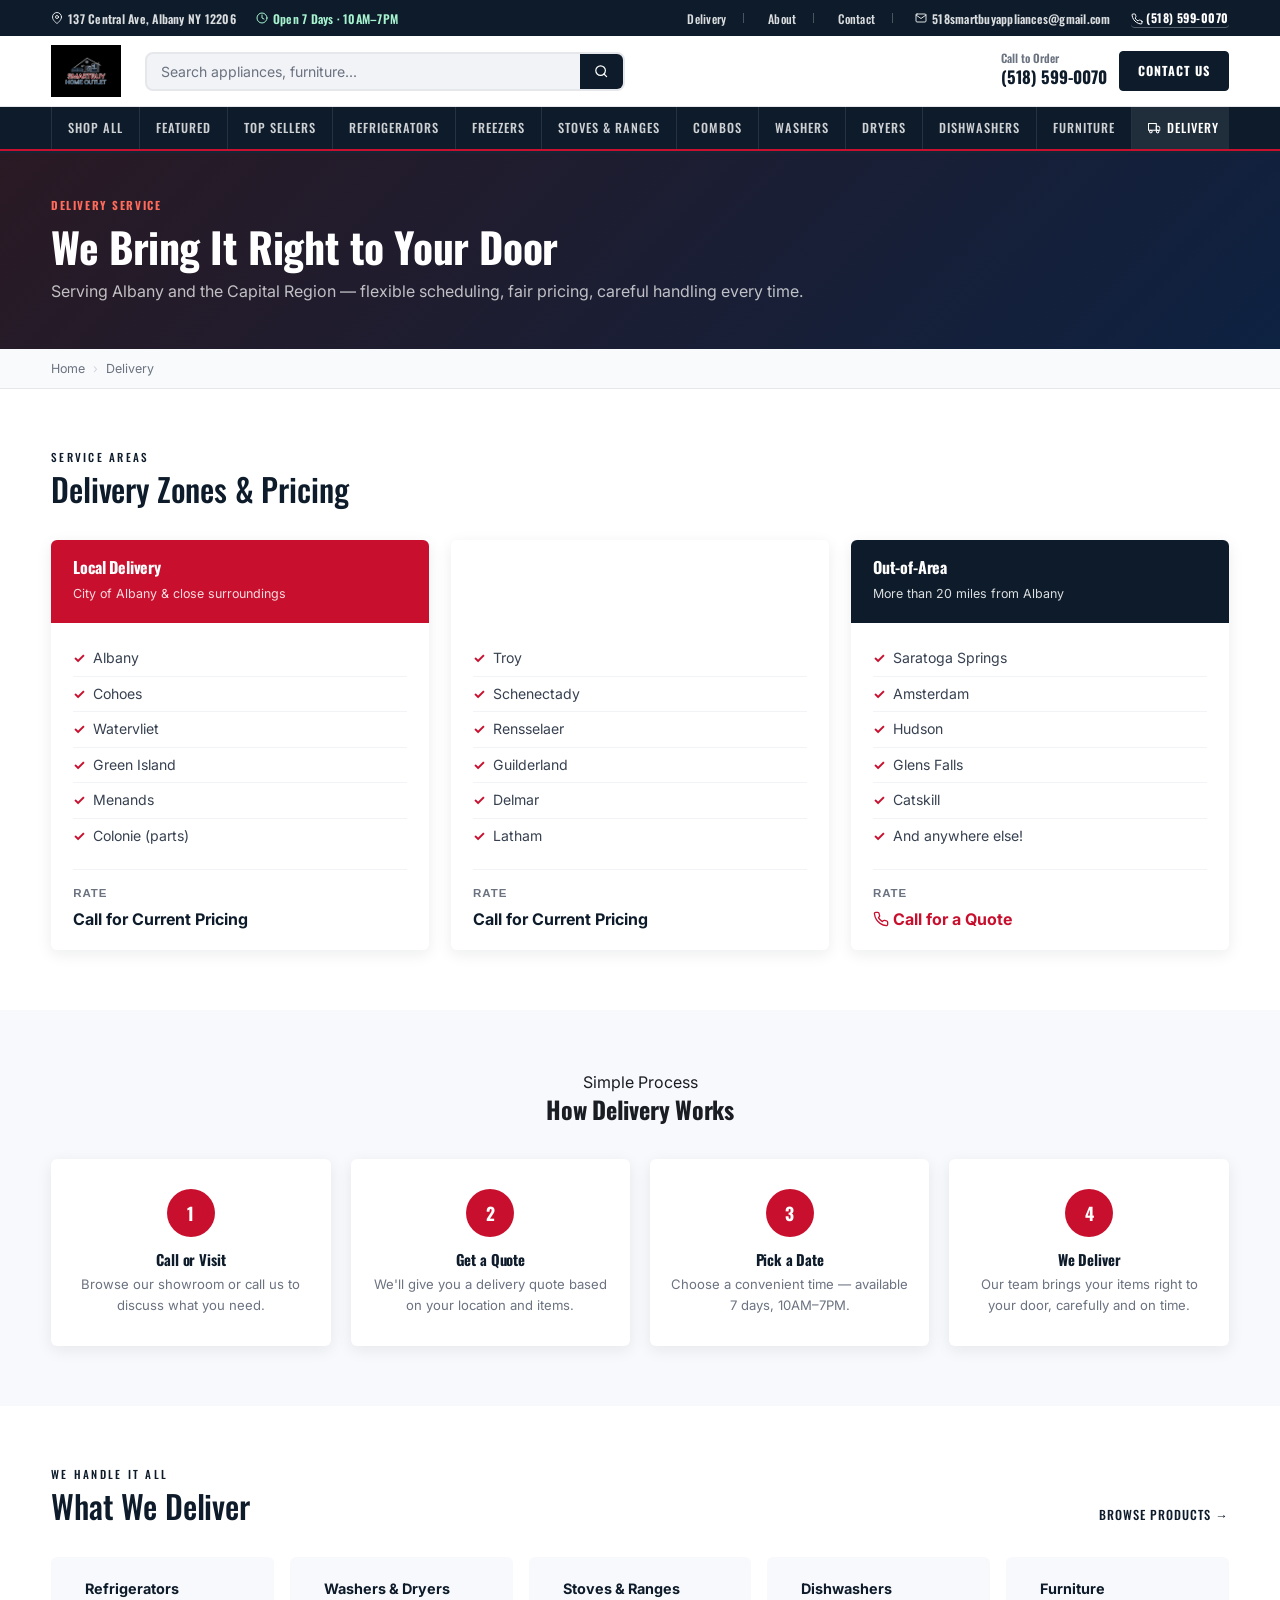
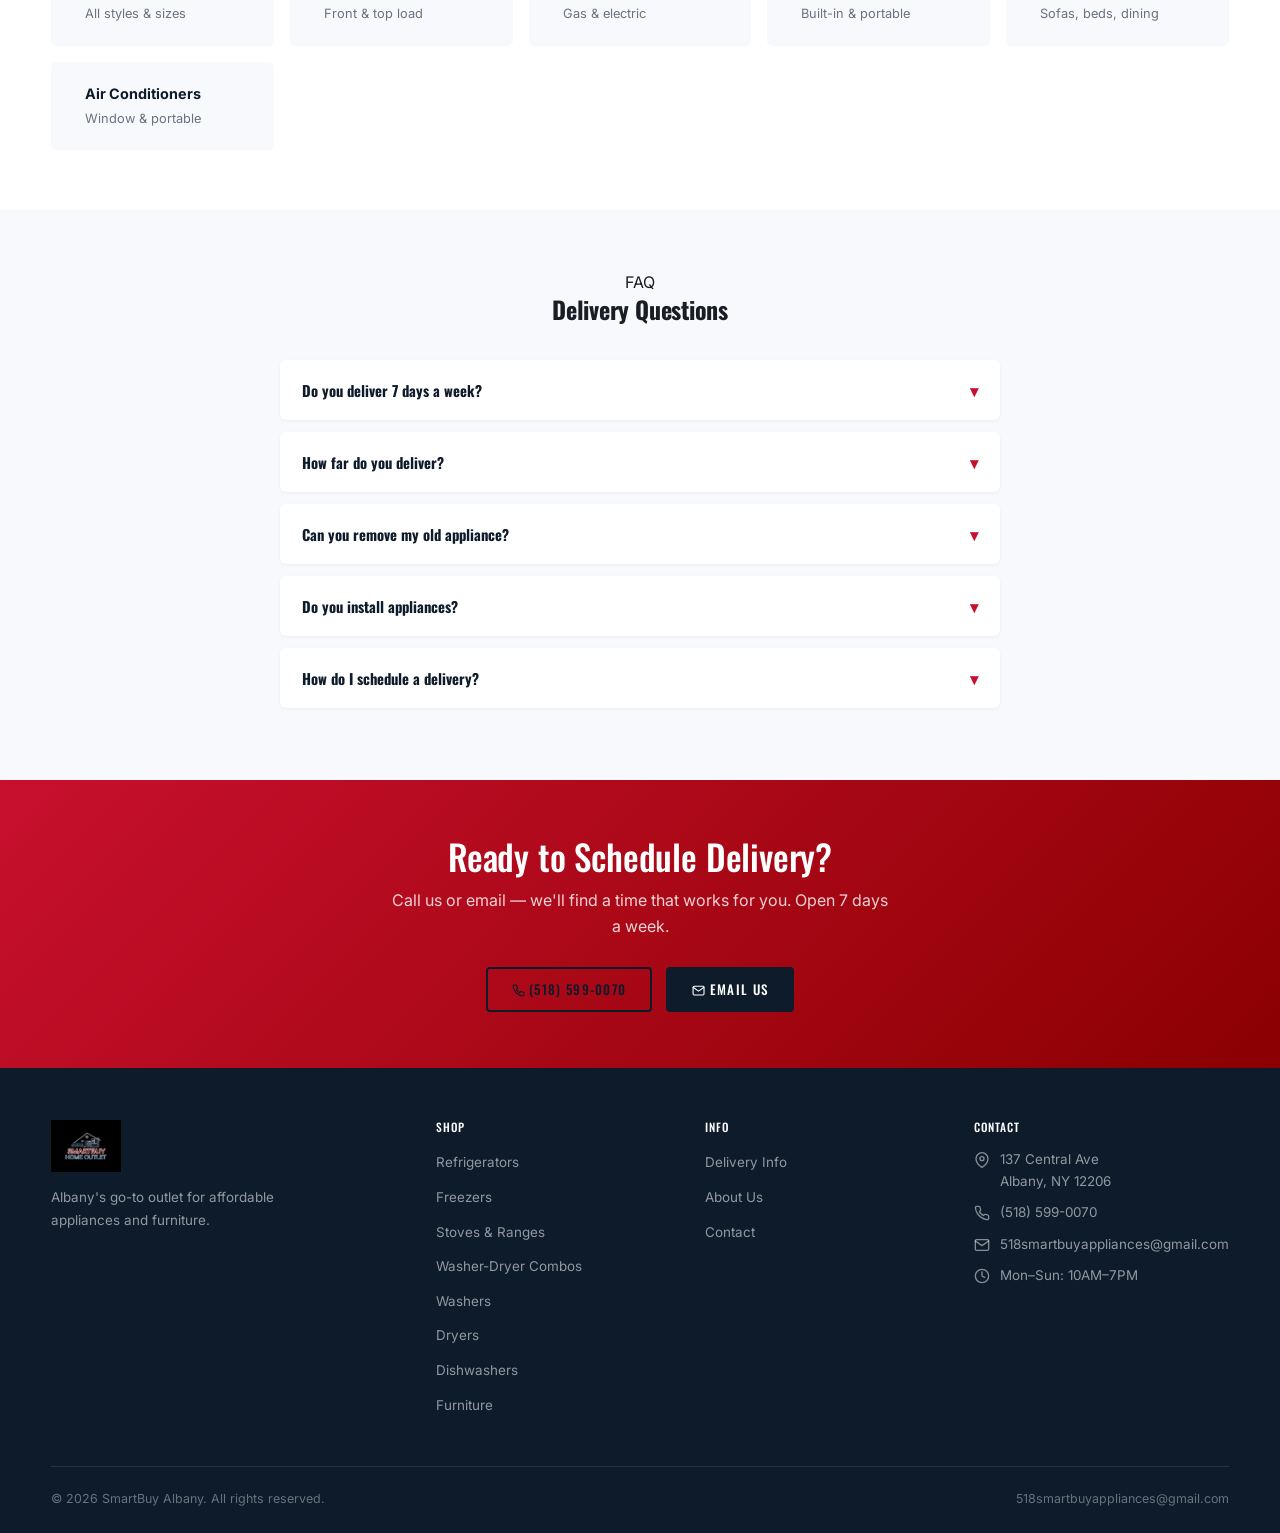
<file: delivery.html>
<!DOCTYPE html>
<html lang="en">
<head>
  <meta charset="UTF-8" />
  <meta name="viewport" content="width=device-width, initial-scale=1.0" />
  <title>Delivery | SmartBuy Albany — Albany, NY</title>
  <meta name="description" content="SmartBuy Albany delivery info. We deliver appliances and furniture to Albany and surrounding areas. Call (518) 599-0070 for a quote.">
  <link rel="stylesheet" href="styles.css" />
  <script src="analytics.js" defer></script>
</head>
<body>

  <!-- Icon sprite -->
  <div aria-hidden="true" style="position:absolute;width:0;height:0;overflow:hidden">
    <svg xmlns="http://www.w3.org/2000/svg"><defs>
      <symbol id="i-phone" viewBox="0 0 24 24" fill="none" stroke="currentColor" stroke-width="2" stroke-linecap="round" stroke-linejoin="round"><path d="M22 16.92v3a2 2 0 0 1-2.18 2 19.79 19.79 0 0 1-8.63-3.07 19.5 19.5 0 0 1-6-6 19.79 19.79 0 0 1-3.07-8.67A2 2 0 0 1 4.11 2h3a2 2 0 0 1 2 1.72 12.84 12.84 0 0 0 .7 2.81 2 2 0 0 1-.45 2.11L8.09 9.91a16 16 0 0 0 6 6l1.27-1.27a2 2 0 0 1 2.11-.45 12.84 12.84 0 0 0 2.81.7A2 2 0 0 1 22 16.92z"/></symbol>
      <symbol id="i-mail" viewBox="0 0 24 24" fill="none" stroke="currentColor" stroke-width="2" stroke-linecap="round" stroke-linejoin="round"><path d="M4 4h16c1.1 0 2 .9 2 2v12c0 1.1-.9 2-2 2H4c-1.1 0-2-.9-2-2V6c0-1.1.9-2 2-2z"/><polyline points="22,6 12,13 2,6"/></symbol>
      <symbol id="i-pin" viewBox="0 0 24 24" fill="none" stroke="currentColor" stroke-width="2" stroke-linecap="round" stroke-linejoin="round"><path d="M21 10c0 7-9 13-9 13s-9-6-9-13a9 9 0 0 1 18 0z"/><circle cx="12" cy="10" r="3"/></symbol>
      <symbol id="i-clock" viewBox="0 0 24 24" fill="none" stroke="currentColor" stroke-width="2" stroke-linecap="round" stroke-linejoin="round"><circle cx="12" cy="12" r="10"/><polyline points="12 6 12 12 16 14"/></symbol>
      <symbol id="i-truck" viewBox="0 0 24 24" fill="none" stroke="currentColor" stroke-width="2" stroke-linecap="round" stroke-linejoin="round"><rect x="1" y="3" width="15" height="13"/><polygon points="16 8 20 8 23 11 23 16 16 16 16 8"/><circle cx="5.5" cy="18.5" r="2.5"/><circle cx="18.5" cy="18.5" r="2.5"/></symbol>
      <symbol id="i-shield" viewBox="0 0 24 24" fill="none" stroke="currentColor" stroke-width="2" stroke-linecap="round" stroke-linejoin="round"><path d="M12 22s8-4 8-10V5l-8-3-8 3v7c0 6 8 10 8 10z"/></symbol>
      <symbol id="i-star" viewBox="0 0 24 24" fill="none" stroke="currentColor" stroke-width="2" stroke-linecap="round" stroke-linejoin="round"><polygon points="12 2 15.09 8.26 22 9.27 17 14.14 18.18 21.02 12 17.77 5.82 21.02 7 14.14 2 9.27 8.91 8.26 12 2"/></symbol>
      <symbol id="i-tag" viewBox="0 0 24 24" fill="none" stroke="currentColor" stroke-width="2" stroke-linecap="round" stroke-linejoin="round"><path d="M20.59 13.41l-7.17 7.17a2 2 0 0 1-2.83 0L2 12V2h10l8.59 8.59a2 2 0 0 1 0 2.82z"/><line x1="7" y1="7" x2="7.01" y2="7"/></symbol>
      <symbol id="i-search" viewBox="0 0 24 24" fill="none" stroke="currentColor" stroke-width="2" stroke-linecap="round" stroke-linejoin="round"><circle cx="11" cy="11" r="8"/><line x1="21" y1="21" x2="16.65" y2="16.65"/></symbol>
      <symbol id="i-store" viewBox="0 0 24 24" fill="none" stroke="currentColor" stroke-width="2" stroke-linecap="round" stroke-linejoin="round"><path d="M3 7l1-4h16l1 4M3 7v13a1 1 0 0 0 1 1h16a1 1 0 0 0 1-1V7M3 7h18M8 21v-8h8v8"/></symbol>
      <symbol id="i-dollar" viewBox="0 0 24 24" fill="none" stroke="currentColor" stroke-width="2" stroke-linecap="round" stroke-linejoin="round"><line x1="12" y1="1" x2="12" y2="23"/><path d="M17 5H9.5a3.5 3.5 0 0 0 0 7h5a3.5 3.5 0 0 1 0 7H6"/></symbol>
      <symbol id="i-arrow-right" viewBox="0 0 24 24" fill="none" stroke="currentColor" stroke-width="2" stroke-linecap="round" stroke-linejoin="round"><line x1="5" y1="12" x2="19" y2="12"/><polyline points="12 5 19 12 12 19"/></symbol>
      <symbol id="i-info" viewBox="0 0 24 24" fill="none" stroke="currentColor" stroke-width="2" stroke-linecap="round" stroke-linejoin="round"><circle cx="12" cy="12" r="10"/><line x1="12" y1="16" x2="12" y2="12"/><line x1="12" y1="8" x2="12.01" y2="8"/></symbol>
    </defs></svg>
  </div>


  <!-- ── Top Info Bar ── -->
  <div class="topbar">
    <div class="container">
      <div class="topbar-left">
        <span class="topbar-item"><svg class="icon"><use href="#i-pin"/></svg> 137 Central Ave, Albany NY 12206</span>
        <span class="topbar-item topbar-hours"><svg class="icon"><use href="#i-clock"/></svg> Open 7 Days · 10AM–7PM</span>
      </div>
      <div class="topbar-right">
        <a href="delivery.html" class="topbar-item topbar-link">Delivery</a>
        <a href="about.html" class="topbar-item topbar-link">About</a>
        <a href="contact.html" class="topbar-item topbar-link">Contact</a>
        <a href="mailto:518smartbuyappliances@gmail.com" class="topbar-item"><svg class="icon"><use href="#i-mail"/></svg> 518smartbuyappliances@gmail.com</a>
        <a href="tel:5185990070" class="topbar-phone"><svg class="icon"><use href="#i-phone"/></svg> (518) 599-0070</a>
      </div>
    </div>
  </div>

  <!-- ── Main Navbar ── -->
  <nav class="navbar" id="mainNav" style="position:sticky;top:0;z-index:1000;">
    <div class="container">
      <a href="index.html" class="nav-logo">
        <img src="logo.png" alt="SmartBuy Albany" />
      </a>
      <div class="nav-search">
        <input type="text" placeholder="Search appliances, furniture..." />
        <button aria-label="Search"><svg class="icon"><use href="#i-search"/></svg></button>
      </div>
      <div class="nav-right">
        <div class="nav-phone">
          <span class="nav-phone-icon"></span>
          <div>
            <span>Call to Order</span>
            <strong>(518) 599-0070</strong>
          </div>
        </div>
        <a href="contact.html" class="nav-cta-btn">Contact Us</a>
      </div>
      <div class="nav-toggle" onclick="toggleMobileNav()">
        <span></span><span></span><span></span>
      </div>
    </div>
    <div class="mobile-nav" id="mobileNav">
      <a href="index.html">Home</a>
      <a href="shop.html?cat=appliances">Appliances</a>
      <a href="shop.html?cat=furniture">Furniture</a>
    </div>
  </nav>

  <!-- ── Category Nav Bar ── -->
  <div class="cat-nav">
    <div class="container">
      <a href="shop.html">Shop All</a>
      <a href="shop.html?cat=featured">Featured</a>
      <a href="shop.html?cat=top-sellers">Top Sellers</a>
      <a href="shop.html?cat=refrigerators">Refrigerators</a>
      <a href="shop.html?cat=freezers">Freezers</a>
      <a href="shop.html?cat=stoves">Stoves &amp; Ranges</a>
      <a href="shop.html?cat=washers-dryers-combos">Combos</a>
      <a href="shop.html?cat=washers">Washers</a>
      <a href="shop.html?cat=dryers">Dryers</a>
      <a href="shop.html?cat=dishwashers">Dishwashers</a>
      <a href="shop.html?cat=furniture">Furniture</a>
      <a href="delivery.html" class="active"><svg class="icon"><use href="#i-truck"/></svg> Delivery</a>
    </div>
  </div>

  <!-- ── Page Hero ── -->
  <section class="page-hero">
    <div class="container">
      <div class="eyebrow">Delivery Service</div>
      <h1>We Bring It Right to Your Door</h1>
      <p>Serving Albany and the Capital Region — flexible scheduling, fair pricing, careful handling every time.</p>
    </div>
  </section>

  <!-- ── Breadcrumb ── -->
  <div class="breadcrumb">
    <div class="container">
      <a href="index.html">Home</a>
      <span class="sep">›</span>
      <span>Delivery</span>
    </div>
  </div>

  <!-- ── Delivery Zones ── -->
  <section class="section">
    <div class="container">
      <div class="section-head">
        <div class="section-head-left">
          <div class="eyebrow">Service Areas</div>
          <h2>Delivery Zones &amp; Pricing</h2>
        </div>
      </div>
      <div class="zones-grid">
        <div class="zone-card">
          <div class="zone-head red">
            <h3>Local Delivery</h3>
            <span>City of Albany &amp; close surroundings</span>
          </div>
          <div class="zone-body">
            <ul>
              <li>Albany</li>
              <li>Cohoes</li>
              <li>Watervliet</li>
              <li>Green Island</li>
              <li>Menands</li>
              <li>Colonie (parts)</li>
            </ul>
            <div style="margin-top:16px;padding-top:14px;border-top:1px solid var(--gray-100);">
              <p style="font-size:0.72rem;color:var(--gray-500);font-family:'Montserrat',sans-serif;font-weight:700;letter-spacing:0.08em;text-transform:uppercase;margin-bottom:4px;">Rate</p>
              <p style="font-size:1rem;font-weight:700;color:var(--navy);">Call for Current Pricing</p>
            </div>
          </div>
        </div>
        <div class="zone-card">
          <div class="zone-head blue">
            <h3><svg class="icon"><use href="#i-pin"/></svg> Extended Delivery</h3>
            <span>Up to 20 miles from Albany</span>
          </div>
          <div class="zone-body">
            <ul>
              <li>Troy</li>
              <li>Schenectady</li>
              <li>Rensselaer</li>
              <li>Guilderland</li>
              <li>Delmar</li>
              <li>Latham</li>
            </ul>
            <div style="margin-top:16px;padding-top:14px;border-top:1px solid var(--gray-100);">
              <p style="font-size:0.72rem;color:var(--gray-500);font-family:'Montserrat',sans-serif;font-weight:700;letter-spacing:0.08em;text-transform:uppercase;margin-bottom:4px;">Rate</p>
              <p style="font-size:1rem;font-weight:700;color:var(--navy);">Call for Current Pricing</p>
            </div>
          </div>
        </div>
        <div class="zone-card">
          <div class="zone-head navy">
            <h3>Out-of-Area</h3>
            <span>More than 20 miles from Albany</span>
          </div>
          <div class="zone-body">
            <ul>
              <li>Saratoga Springs</li>
              <li>Amsterdam</li>
              <li>Hudson</li>
              <li>Glens Falls</li>
              <li>Catskill</li>
              <li>And anywhere else!</li>
            </ul>
            <div style="margin-top:16px;padding-top:14px;border-top:1px solid var(--gray-100);">
              <p style="font-size:0.72rem;color:var(--gray-500);font-family:'Montserrat',sans-serif;font-weight:700;letter-spacing:0.08em;text-transform:uppercase;margin-bottom:4px;">Rate</p>
              <p style="font-size:1rem;font-weight:700;color:var(--red);"><svg class="icon"><use href="#i-phone"/></svg> Call for a Quote</p>
            </div>
          </div>
        </div>
      </div>
    </div>
  </section>

  <!-- ── How It Works ── -->
  <section class="section section-alt">
    <div class="container">
      <div class="section-head" style="justify-content:center;text-align:center;display:block;margin-bottom:36px;">
        <div class="eyebrow" style="text-align:center;">Simple Process</div>
        <h2>How Delivery Works</h2>
      </div>
      <div class="steps-grid">
        <div class="step-card">
          <div class="step-num">1</div>
          <h3>Call or Visit</h3>
          <p>Browse our showroom or call us to discuss what you need.</p>
        </div>
        <div class="step-card">
          <div class="step-num">2</div>
          <h3>Get a Quote</h3>
          <p>We'll give you a delivery quote based on your location and items.</p>
        </div>
        <div class="step-card">
          <div class="step-num">3</div>
          <h3>Pick a Date</h3>
          <p>Choose a convenient time — available 7 days, 10AM–7PM.</p>
        </div>
        <div class="step-card">
          <div class="step-num">4</div>
          <h3>We Deliver</h3>
          <p>Our team brings your items right to your door, carefully and on time.</p>
        </div>
      </div>
    </div>
  </section>

  <!-- ── What We Deliver ── -->
  <section class="section">
    <div class="container">
      <div class="section-head">
        <div class="section-head-left">
          <div class="eyebrow">We Handle It All</div>
          <h2>What We Deliver</h2>
        </div>
        <a href="shop.html" class="view-all">Browse Products →</a>
      </div>
      <div style="display:grid;grid-template-columns:repeat(auto-fit,minmax(200px,1fr));gap:16px;">
        <div style="background:var(--off-white);border-radius:var(--radius);padding:20px;display:flex;align-items:center;gap:14px;">
          <span style="font-size:2rem;"></span>
          <div><strong style="display:block;font-size:0.9rem;color:var(--navy);">Refrigerators</strong><span style="font-size:0.8rem;color:var(--gray-500);">All styles &amp; sizes</span></div>
        </div>
        <div style="background:var(--off-white);border-radius:var(--radius);padding:20px;display:flex;align-items:center;gap:14px;">
          <span style="font-size:2rem;"></span>
          <div><strong style="display:block;font-size:0.9rem;color:var(--navy);">Washers &amp; Dryers</strong><span style="font-size:0.8rem;color:var(--gray-500);">Front &amp; top load</span></div>
        </div>
        <div style="background:var(--off-white);border-radius:var(--radius);padding:20px;display:flex;align-items:center;gap:14px;">
          <span style="font-size:2rem;"></span>
          <div><strong style="display:block;font-size:0.9rem;color:var(--navy);">Stoves &amp; Ranges</strong><span style="font-size:0.8rem;color:var(--gray-500);">Gas &amp; electric</span></div>
        </div>
        <div style="background:var(--off-white);border-radius:var(--radius);padding:20px;display:flex;align-items:center;gap:14px;">
          <span style="font-size:2rem;"></span>
          <div><strong style="display:block;font-size:0.9rem;color:var(--navy);">Dishwashers</strong><span style="font-size:0.8rem;color:var(--gray-500);">Built-in &amp; portable</span></div>
        </div>
        <div style="background:var(--off-white);border-radius:var(--radius);padding:20px;display:flex;align-items:center;gap:14px;">
          <span style="font-size:2rem;"></span>
          <div><strong style="display:block;font-size:0.9rem;color:var(--navy);">Furniture</strong><span style="font-size:0.8rem;color:var(--gray-500);">Sofas, beds, dining</span></div>
        </div>
        <div style="background:var(--off-white);border-radius:var(--radius);padding:20px;display:flex;align-items:center;gap:14px;">
          <span style="font-size:2rem;"></span>
          <div><strong style="display:block;font-size:0.9rem;color:var(--navy);">Air Conditioners</strong><span style="font-size:0.8rem;color:var(--gray-500);">Window &amp; portable</span></div>
        </div>
      </div>
    </div>
  </section>

  <!-- ── FAQ ── -->
  <section class="section section-alt">
    <div class="container">
      <div class="section-head" style="justify-content:center;text-align:center;display:block;margin-bottom:36px;">
        <div class="eyebrow" style="text-align:center;">FAQ</div>
        <h2>Delivery Questions</h2>
      </div>
      <div class="faq-list">
        <div class="faq-item">
          <button class="faq-q" onclick="toggleFaq(this)">Do you deliver 7 days a week? <span class="arr">▾</span></button>
          <div class="faq-a">Yes! We deliver 7 days a week from 10AM to 7PM. Call us to schedule a time that works for you.</div>
        </div>
        <div class="faq-item">
          <button class="faq-q" onclick="toggleFaq(this)">How far do you deliver? <span class="arr">▾</span></button>
          <div class="faq-a">We deliver anywhere! Deliveries within 20 miles of Albany have standard rates. Beyond 20 miles, call us for a custom quote — we'll work something out.</div>
        </div>
        <div class="faq-item">
          <button class="faq-q" onclick="toggleFaq(this)">Can you remove my old appliance? <span class="arr">▾</span></button>
          <div class="faq-a">Haul-away may be available. Ask us when you schedule your delivery and we'll let you know what we can do.</div>
        </div>
        <div class="faq-item">
          <button class="faq-q" onclick="toggleFaq(this)">Do you install appliances? <span class="arr">▾</span></button>
          <div class="faq-a">We can assist with basic placement and hookup on many items. Contact us when scheduling to discuss installation needs.</div>
        </div>
        <div class="faq-item">
          <button class="faq-q" onclick="toggleFaq(this)">How do I schedule a delivery? <span class="arr">▾</span></button>
          <div class="faq-a">Call us at <a href="tel:5185990070" style="color:var(--red);font-weight:700;">(518) 599-0070</a> or stop by our store at 137 Central Ave, Albany NY. We'll get you set up quickly.</div>
        </div>
      </div>
    </div>
  </section>

  <!-- ── Schedule CTA ── -->
  <section class="cta-section">
    <div class="container">
      <h2>Ready to Schedule Delivery?</h2>
      <p>Call us or email — we'll find a time that works for you. Open 7 days a week.</p>
      <div class="cta-btns">
        <a href="tel:5185990070" class="btn-outline-dark"><svg class="icon"><use href="#i-phone"/></svg> (518) 599-0070</a>
        <a href="mailto:518smartbuyappliances@gmail.com" class="btn-primary"><svg class="icon"><use href="#i-mail"/></svg> Email Us</a>
      </div>
    </div>
  </section>

  <!-- ── Footer ── -->
  <footer class="footer">
    <div class="container">
      <div class="footer-grid">
        <div class="footer-brand">
          <img src="logo.png" alt="SmartBuy Albany" />
          <p>Albany's go-to outlet for affordable appliances and furniture.</p>
        </div>
        <div class="footer-col">
          <h4>Shop</h4>
          <ul>
            <li><a href="shop.html?cat=refrigerators">Refrigerators</a></li>
            <li><a href="shop.html?cat=freezers">Freezers</a></li>
            <li><a href="shop.html?cat=stoves">Stoves &amp; Ranges</a></li>
            <li><a href="shop.html?cat=washers-dryers-combos">Washer-Dryer Combos</a></li>
            <li><a href="shop.html?cat=washers">Washers</a></li>
            <li><a href="shop.html?cat=dryers">Dryers</a></li>
            <li><a href="shop.html?cat=dishwashers">Dishwashers</a></li>
            <li><a href="shop.html?cat=furniture">Furniture</a></li>
          </ul>
        </div>
        <div class="footer-col">
          <h4>Info</h4>
          <ul>
            <li><a href="delivery.html">Delivery Info</a></li>
            <li><a href="about.html">About Us</a></li>
            <li><a href="contact.html">Contact</a></li>
          </ul>
        </div>
        <div class="footer-col">
          <h4>Contact</h4>
          <div class="footer-detail"><svg class="icon"><use href="#i-pin"/></svg> <span>137 Central Ave<br>Albany, NY 12206</span></div>
          <div class="footer-detail"><svg class="icon"><use href="#i-phone"/></svg> <a href="tel:5185990070">(518) 599-0070</a></div>
          <div class="footer-detail"><svg class="icon"><use href="#i-mail"/></svg> <a href="mailto:518smartbuyappliances@gmail.com">518smartbuyappliances@gmail.com</a></div>
          <div class="footer-detail"><svg class="icon"><use href="#i-clock"/></svg> <span>Mon–Sun: 10AM–7PM</span></div>
        </div>
      </div>
      <div class="footer-bar">
        <p>&copy; 2026 SmartBuy Albany. All rights reserved.</p>
        <a href="mailto:518smartbuyappliances@gmail.com">518smartbuyappliances@gmail.com</a>
      </div>
    </div>
  </footer>

  <script>
    function toggleMobileNav() { document.getElementById('mobileNav').classList.toggle('open'); }
    function toggleFaq(btn) { btn.classList.toggle('open'); btn.nextElementSibling.classList.toggle('open'); }
  </script>
</body>
</html>
</file>
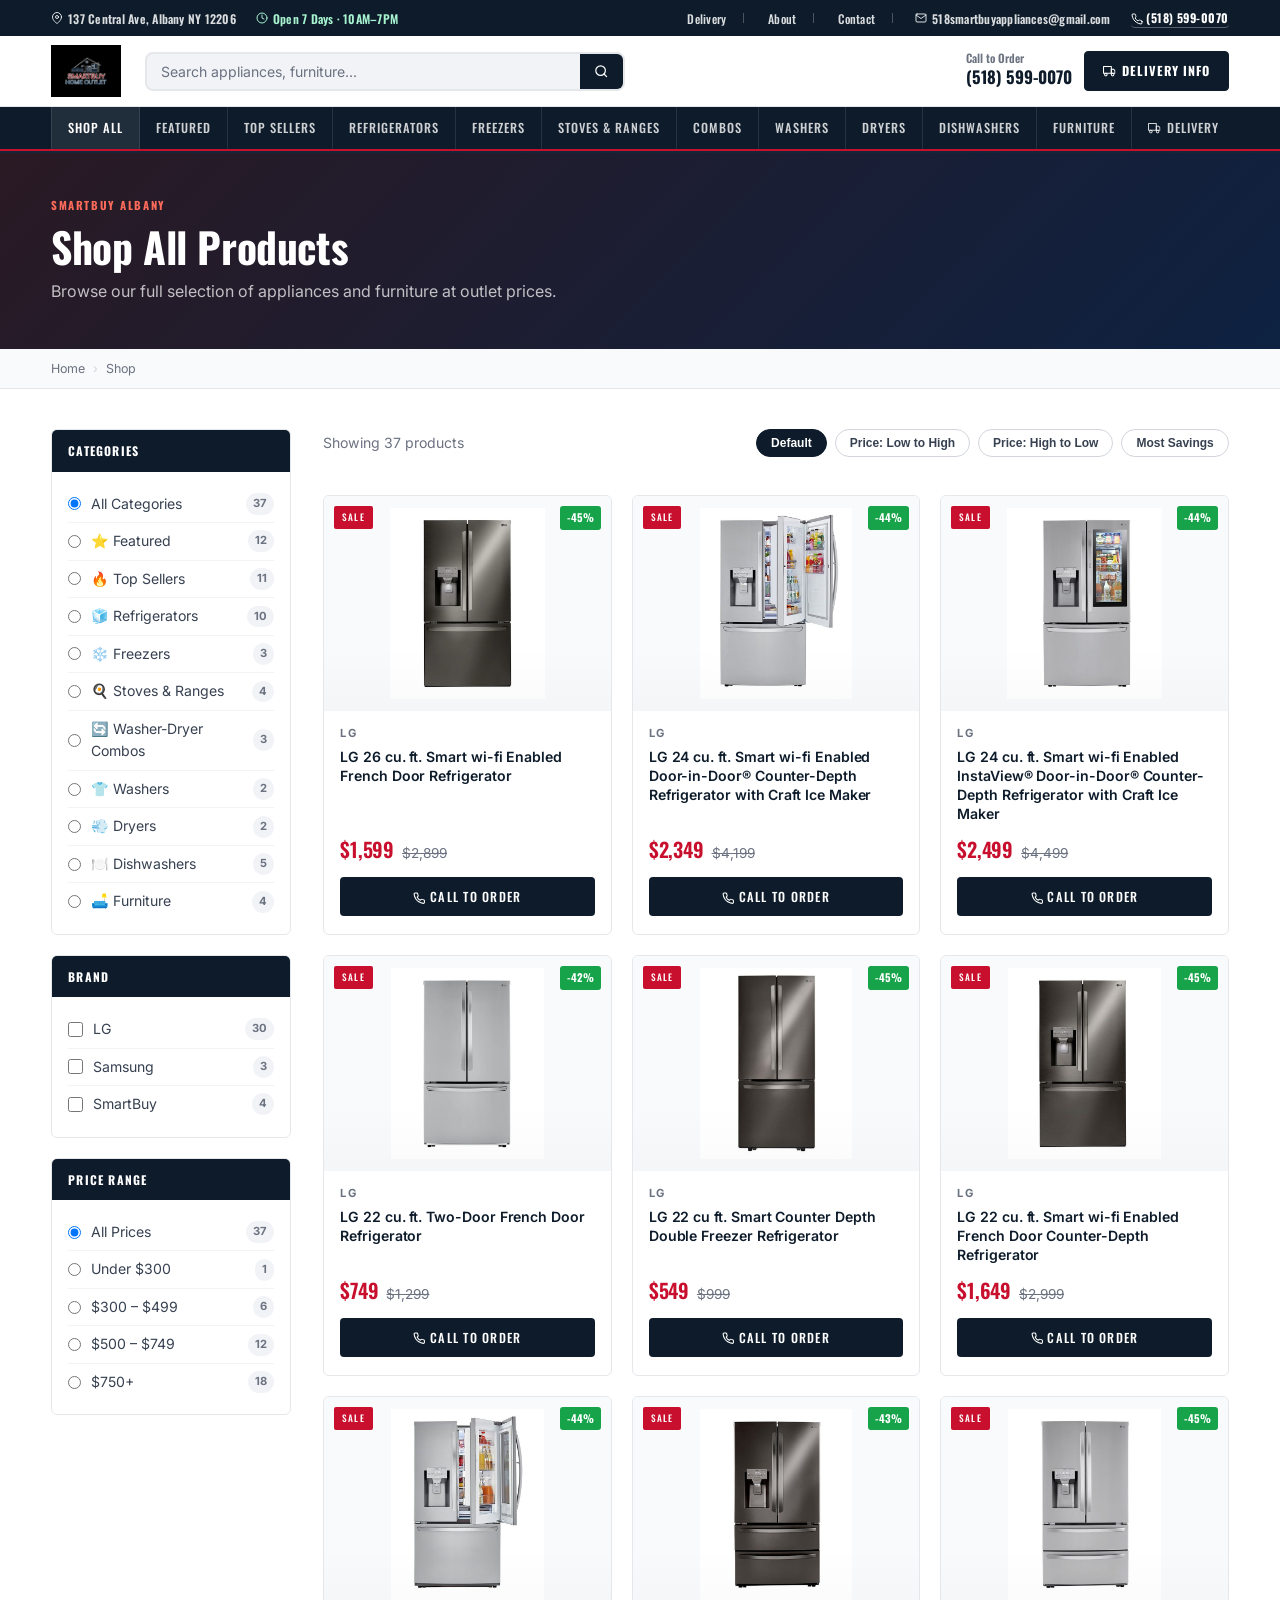
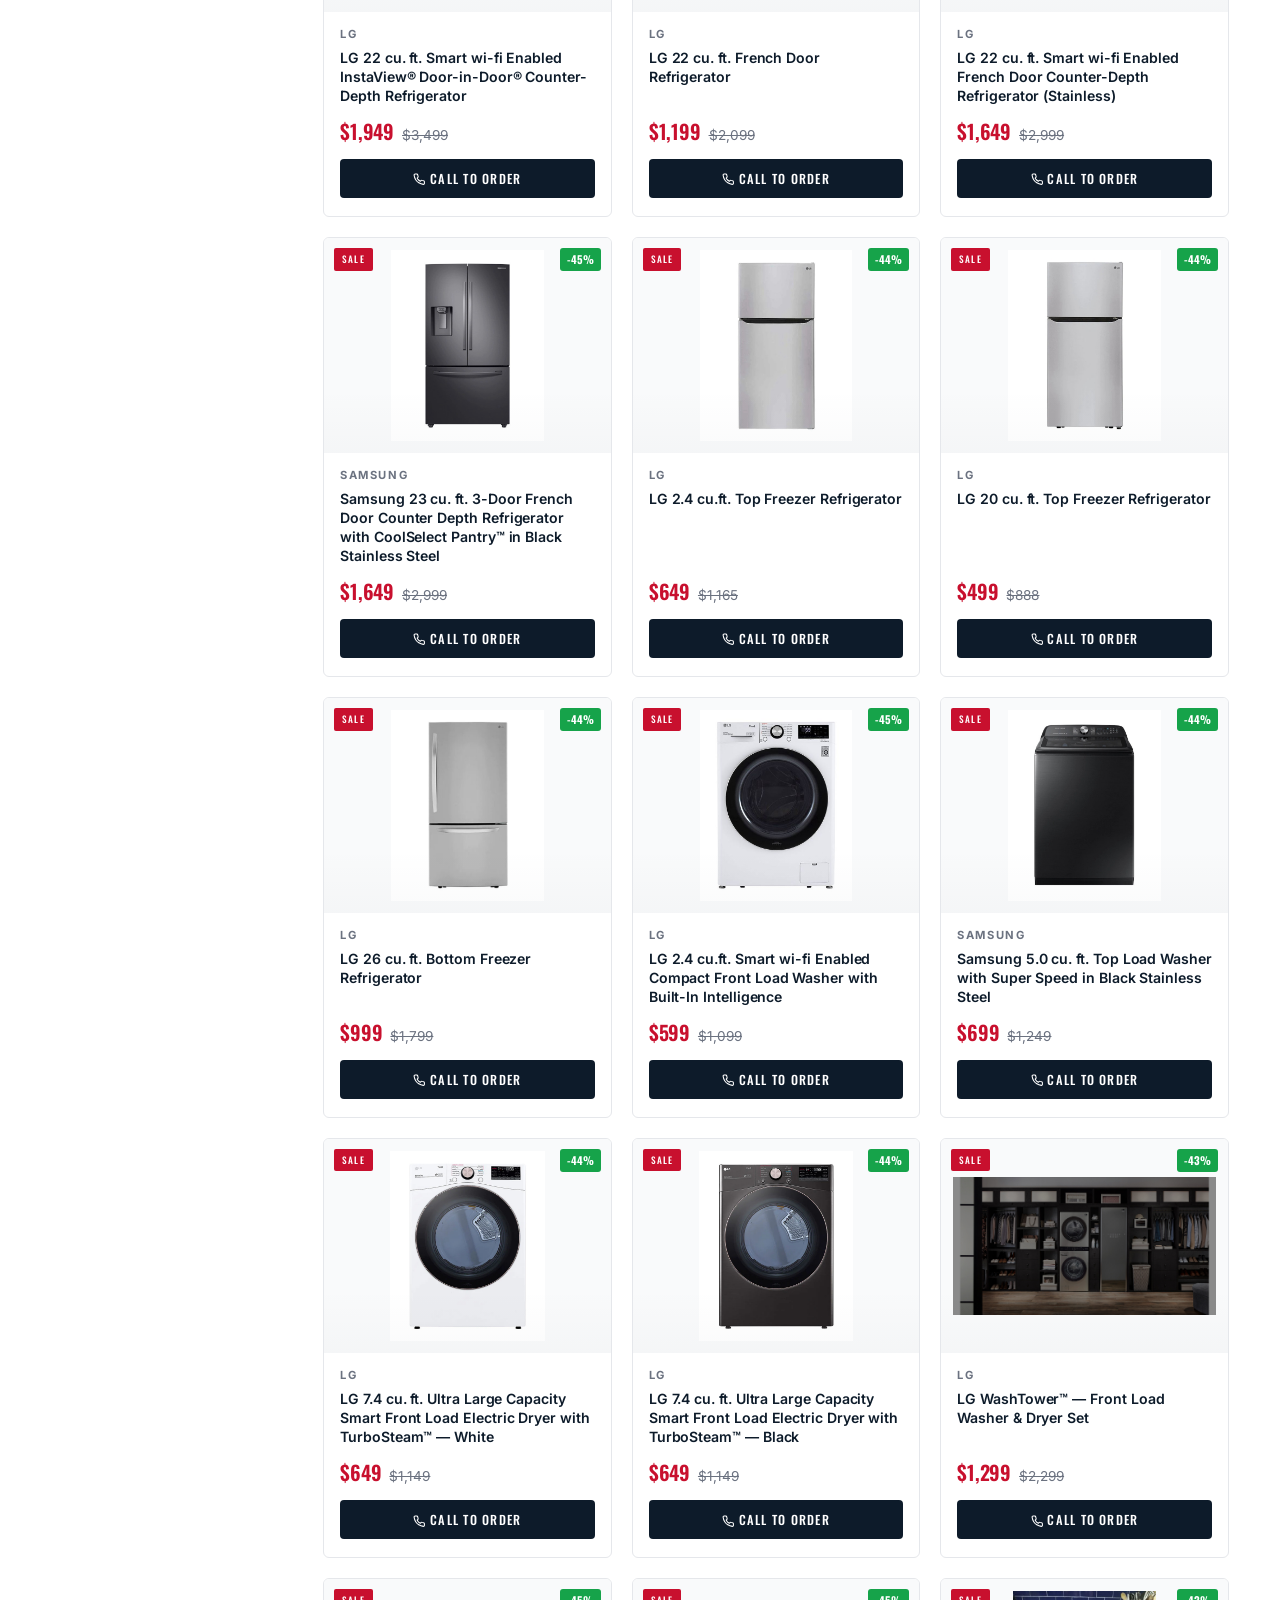
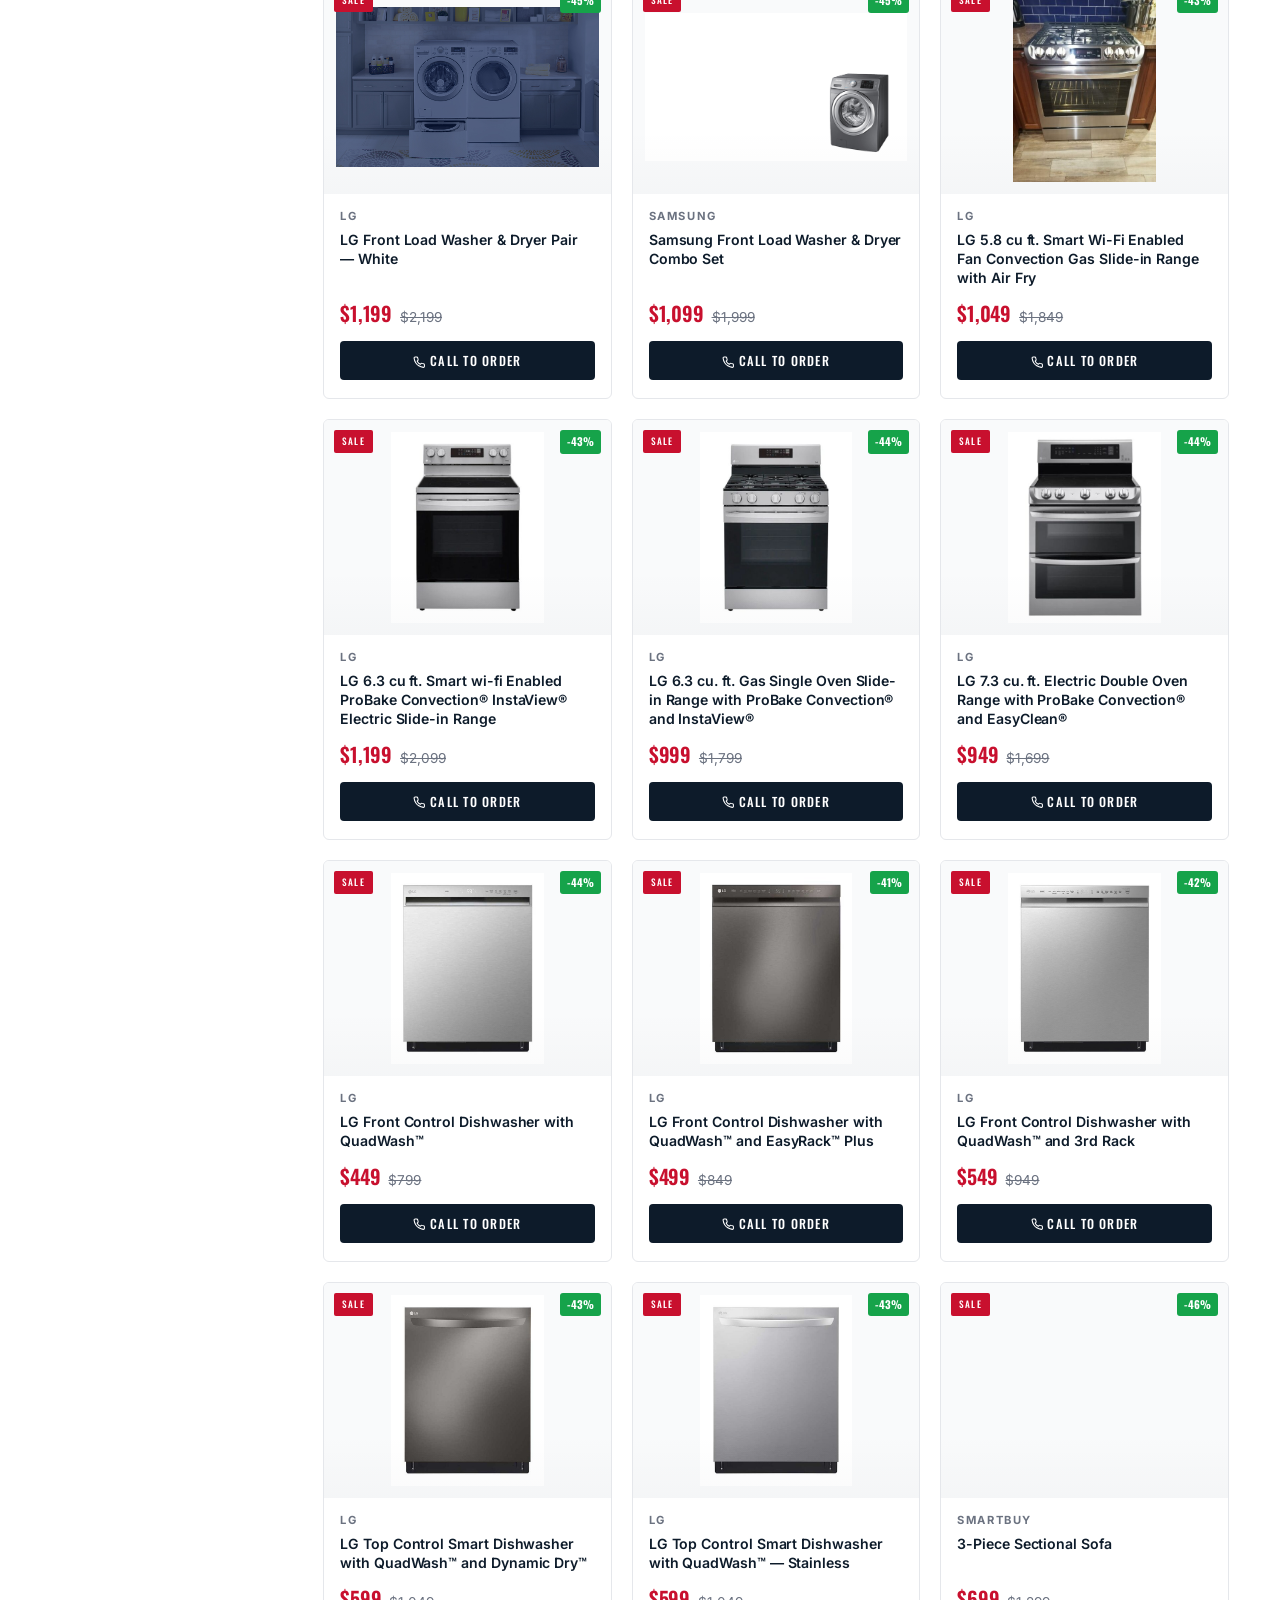
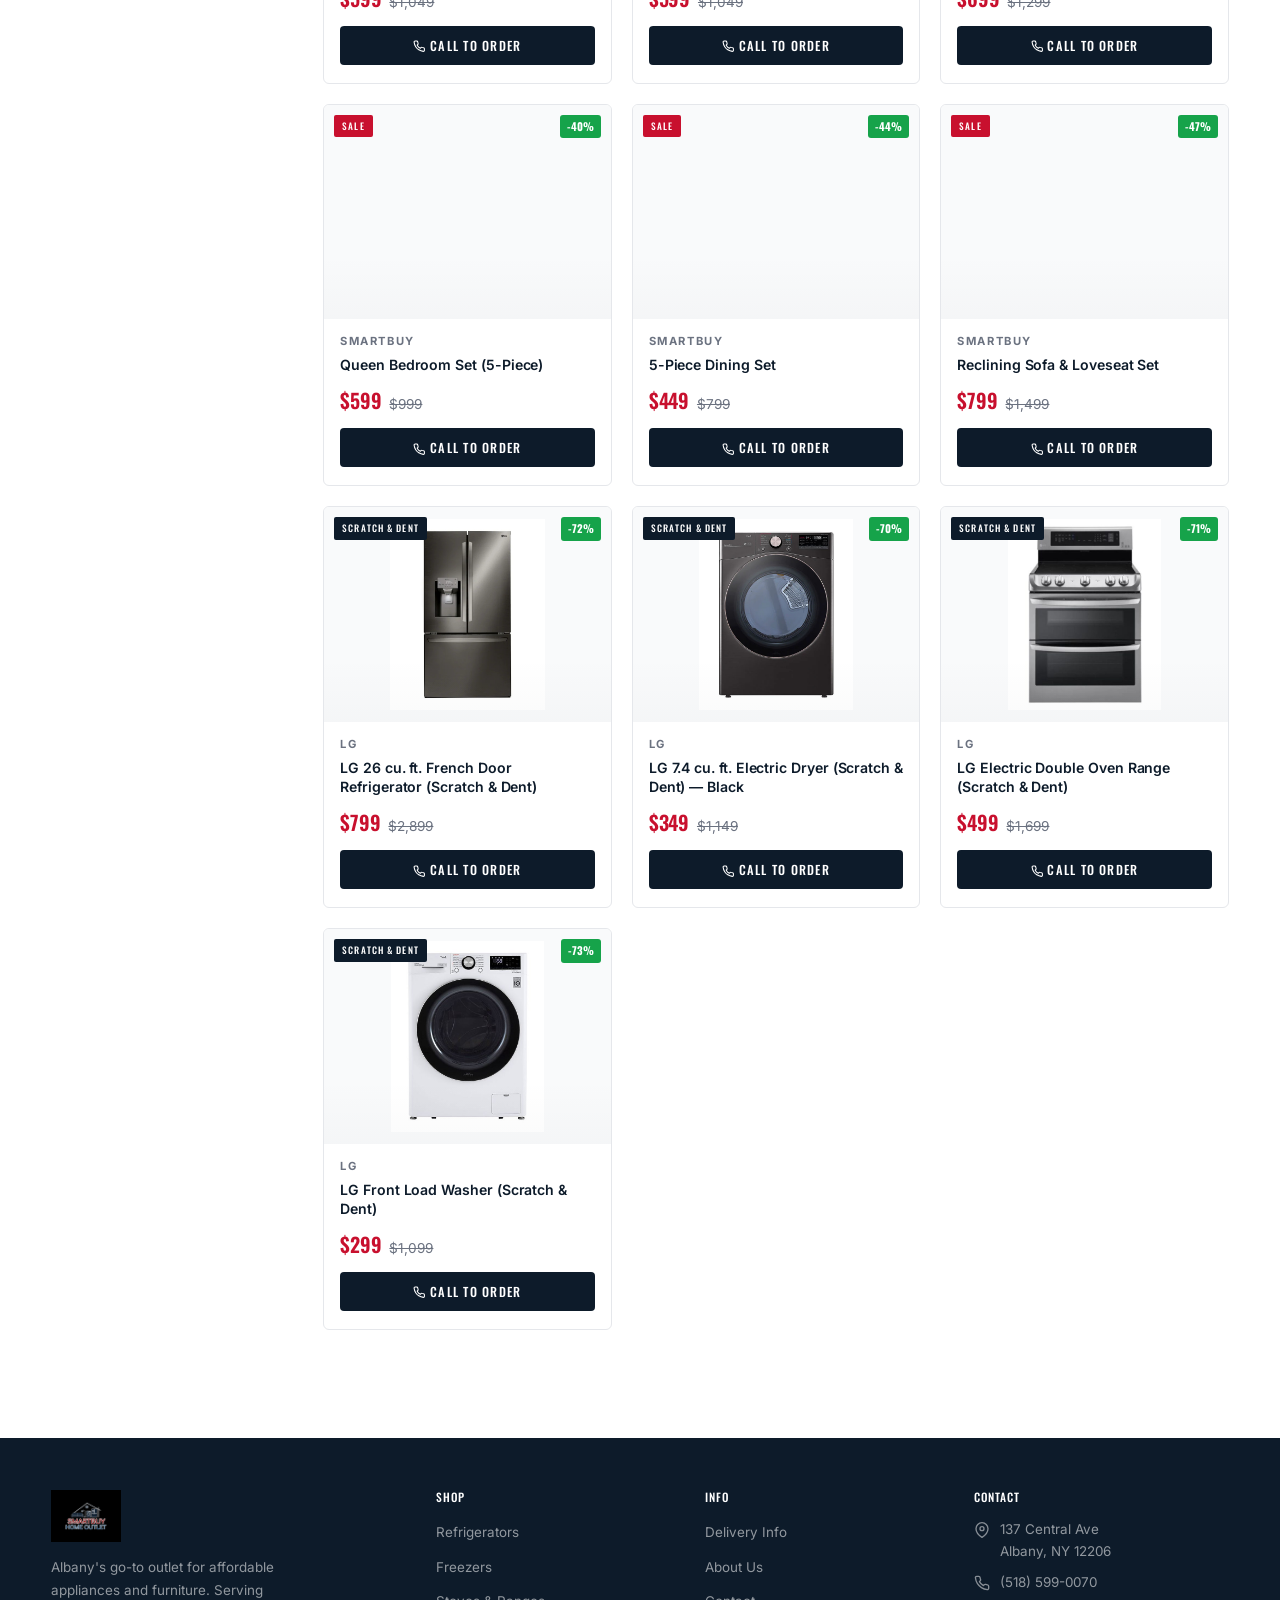
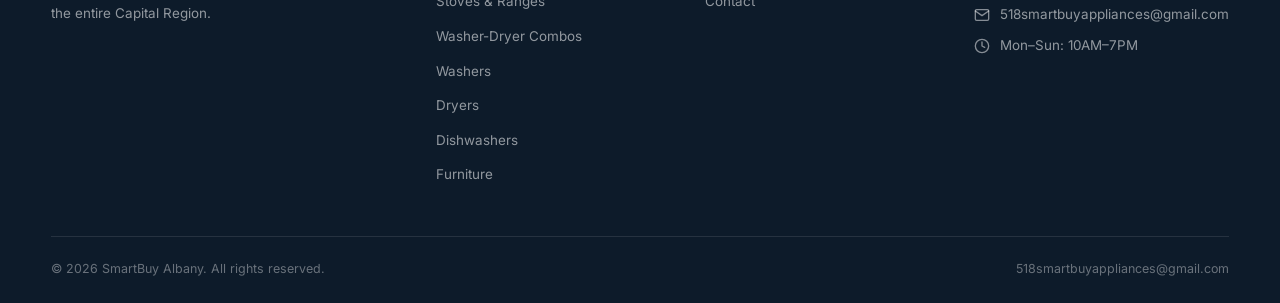
<file: shop.html>
<!DOCTYPE html>
<html lang="en">
<head>
  <meta charset="UTF-8" />
  <meta name="viewport" content="width=device-width, initial-scale=1.0" />
  <title>Shop | SmartBuy Albany — Albany, NY</title>
  <meta name="description" content="Browse all appliances and furniture at SmartBuy Albany in Albany, NY. Refrigerators, washers, dryers, stoves, dishwashers, and furniture at outlet prices.">
  <link rel="stylesheet" href="styles.css" />
  <style>
    .no-results {
      grid-column: 1/-1;
      text-align: center;
      padding: 60px 20px;
      color: var(--gray-500);
    }
    .no-results h3 { font-size: 1.2rem; margin-bottom: 8px; color: var(--navy); }
    .mobile-filter-toggle {
      display: none;
      width: 100%;
      background: var(--navy);
      color: #fff;
      font-family: 'Montserrat', sans-serif;
      font-weight: 700;
      font-size: 0.82rem;
      letter-spacing: 0.08em;
      text-transform: uppercase;
      padding: 11px 16px;
      border: none;
      border-radius: var(--radius-sm);
      margin-bottom: 16px;
      text-align: left;
    }
    @media (max-width: 860px) {
      .mobile-filter-toggle { display: block; }
    }
    .sort-pills {
      display: flex;
      gap: 8px;
      flex-wrap: wrap;
    }
    .sort-pill {
      padding: 6px 14px;
      border-radius: 20px;
      border: 1.5px solid var(--gray-300);
      font-family: 'Montserrat', sans-serif;
      font-size: 0.75rem;
      font-weight: 700;
      color: var(--gray-700);
      background: var(--white);
      cursor: pointer;
      transition: all var(--transition);
    }
    .sort-pill:hover, .sort-pill.active {
      background: var(--navy);
      border-color: var(--navy);
      color: #fff;
    }
  </style>
  <script src="analytics.js" defer></script>
</head>
<body>

  <!-- Icon sprite -->
  <div aria-hidden="true" style="position:absolute;width:0;height:0;overflow:hidden">
    <svg xmlns="http://www.w3.org/2000/svg"><defs>
      <symbol id="i-phone" viewBox="0 0 24 24" fill="none" stroke="currentColor" stroke-width="2" stroke-linecap="round" stroke-linejoin="round"><path d="M22 16.92v3a2 2 0 0 1-2.18 2 19.79 19.79 0 0 1-8.63-3.07 19.5 19.5 0 0 1-6-6 19.79 19.79 0 0 1-3.07-8.67A2 2 0 0 1 4.11 2h3a2 2 0 0 1 2 1.72 12.84 12.84 0 0 0 .7 2.81 2 2 0 0 1-.45 2.11L8.09 9.91a16 16 0 0 0 6 6l1.27-1.27a2 2 0 0 1 2.11-.45 12.84 12.84 0 0 0 2.81.7A2 2 0 0 1 22 16.92z"/></symbol>
      <symbol id="i-mail" viewBox="0 0 24 24" fill="none" stroke="currentColor" stroke-width="2" stroke-linecap="round" stroke-linejoin="round"><path d="M4 4h16c1.1 0 2 .9 2 2v12c0 1.1-.9 2-2 2H4c-1.1 0-2-.9-2-2V6c0-1.1.9-2 2-2z"/><polyline points="22,6 12,13 2,6"/></symbol>
      <symbol id="i-pin" viewBox="0 0 24 24" fill="none" stroke="currentColor" stroke-width="2" stroke-linecap="round" stroke-linejoin="round"><path d="M21 10c0 7-9 13-9 13s-9-6-9-13a9 9 0 0 1 18 0z"/><circle cx="12" cy="10" r="3"/></symbol>
      <symbol id="i-clock" viewBox="0 0 24 24" fill="none" stroke="currentColor" stroke-width="2" stroke-linecap="round" stroke-linejoin="round"><circle cx="12" cy="12" r="10"/><polyline points="12 6 12 12 16 14"/></symbol>
      <symbol id="i-truck" viewBox="0 0 24 24" fill="none" stroke="currentColor" stroke-width="2" stroke-linecap="round" stroke-linejoin="round"><rect x="1" y="3" width="15" height="13"/><polygon points="16 8 20 8 23 11 23 16 16 16 16 8"/><circle cx="5.5" cy="18.5" r="2.5"/><circle cx="18.5" cy="18.5" r="2.5"/></symbol>
      <symbol id="i-shield" viewBox="0 0 24 24" fill="none" stroke="currentColor" stroke-width="2" stroke-linecap="round" stroke-linejoin="round"><path d="M12 22s8-4 8-10V5l-8-3-8 3v7c0 6 8 10 8 10z"/></symbol>
      <symbol id="i-star" viewBox="0 0 24 24" fill="none" stroke="currentColor" stroke-width="2" stroke-linecap="round" stroke-linejoin="round"><polygon points="12 2 15.09 8.26 22 9.27 17 14.14 18.18 21.02 12 17.77 5.82 21.02 7 14.14 2 9.27 8.91 8.26 12 2"/></symbol>
      <symbol id="i-tag" viewBox="0 0 24 24" fill="none" stroke="currentColor" stroke-width="2" stroke-linecap="round" stroke-linejoin="round"><path d="M20.59 13.41l-7.17 7.17a2 2 0 0 1-2.83 0L2 12V2h10l8.59 8.59a2 2 0 0 1 0 2.82z"/><line x1="7" y1="7" x2="7.01" y2="7"/></symbol>
      <symbol id="i-search" viewBox="0 0 24 24" fill="none" stroke="currentColor" stroke-width="2" stroke-linecap="round" stroke-linejoin="round"><circle cx="11" cy="11" r="8"/><line x1="21" y1="21" x2="16.65" y2="16.65"/></symbol>
      <symbol id="i-store" viewBox="0 0 24 24" fill="none" stroke="currentColor" stroke-width="2" stroke-linecap="round" stroke-linejoin="round"><path d="M3 7l1-4h16l1 4M3 7v13a1 1 0 0 0 1 1h16a1 1 0 0 0 1-1V7M3 7h18M8 21v-8h8v8"/></symbol>
      <symbol id="i-dollar" viewBox="0 0 24 24" fill="none" stroke="currentColor" stroke-width="2" stroke-linecap="round" stroke-linejoin="round"><line x1="12" y1="1" x2="12" y2="23"/><path d="M17 5H9.5a3.5 3.5 0 0 0 0 7h5a3.5 3.5 0 0 1 0 7H6"/></symbol>
      <symbol id="i-arrow-right" viewBox="0 0 24 24" fill="none" stroke="currentColor" stroke-width="2" stroke-linecap="round" stroke-linejoin="round"><line x1="5" y1="12" x2="19" y2="12"/><polyline points="12 5 19 12 12 19"/></symbol>
      <symbol id="i-info" viewBox="0 0 24 24" fill="none" stroke="currentColor" stroke-width="2" stroke-linecap="round" stroke-linejoin="round"><circle cx="12" cy="12" r="10"/><line x1="12" y1="16" x2="12" y2="12"/><line x1="12" y1="8" x2="12.01" y2="8"/></symbol>
    <symbol id="i-menu" viewBox="0 0 24 24" fill="none" stroke="currentColor" stroke-width="2" stroke-linecap="round" stroke-linejoin="round"><line x1="3" y1="12" x2="21" y2="12"/><line x1="3" y1="6" x2="21" y2="6"/><line x1="3" y1="18" x2="21" y2="18"/></symbol></defs></svg>
  </div>


  <!-- ── Top Info Bar ── -->
  <div class="topbar">
    <div class="container">
      <div class="topbar-left">
        <span class="topbar-item"><svg class="icon"><use href="#i-pin"/></svg> 137 Central Ave, Albany NY 12206</span>
        <span class="topbar-item topbar-hours"><svg class="icon"><use href="#i-clock"/></svg> Open 7 Days · 10AM–7PM</span>
      </div>
      <div class="topbar-right">
        <a href="delivery.html" class="topbar-item topbar-link">Delivery</a>
        <a href="about.html" class="topbar-item topbar-link">About</a>
        <a href="contact.html" class="topbar-item topbar-link">Contact</a>
        <a href="mailto:518smartbuyappliances@gmail.com" class="topbar-item"><svg class="icon"><use href="#i-mail"/></svg> 518smartbuyappliances@gmail.com</a>
        <a href="tel:5185990070" class="topbar-phone"><svg class="icon"><use href="#i-phone"/></svg> (518) 599-0070</a>
      </div>
    </div>
  </div>

  <!-- ── Main Navbar ── -->
  <nav class="navbar" id="mainNav" style="position:sticky;top:0;z-index:1000;">
    <div class="container">
      <a href="index.html" class="nav-logo">
        <img src="logo.png" alt="SmartBuy Albany" />
      </a>
      <div class="nav-search">
        <input type="text" id="searchInput" placeholder="Search appliances, furniture..." oninput="applyFilters()" />
        <button aria-label="Search"><svg class="icon"><use href="#i-search"/></svg></button>
      </div>
      <div class="nav-right">
        <div class="nav-phone">
          <span class="nav-phone-icon"></span>
          <div>
            <span>Call to Order</span>
            <strong>(518) 599-0070</strong>
          </div>
        </div>
        <a href="delivery.html" class="nav-cta-btn"><svg class="icon"><use href="#i-truck"/></svg> Delivery Info</a>
      </div>
      <div class="nav-toggle" onclick="toggleMobileNav()">
        <span></span><span></span><span></span>
      </div>
    </div>
    <div class="mobile-nav" id="mobileNav">
      <a href="index.html">Home</a>
      <a href="shop.html?cat=appliances">Appliances</a>
      <a href="shop.html?cat=furniture">Furniture</a>
    </div>
  </nav>

  <!-- ── Category Nav Bar ── -->
  <div class="cat-nav">
    <div class="container">
      <a href="shop.html" class="active" id="nav-all">Shop All</a>
      <a href="shop.html?cat=featured" id="nav-featured">Featured</a>
      <a href="shop.html?cat=top-sellers" id="nav-top-sellers">Top Sellers</a>
      <a href="shop.html?cat=refrigerators" id="nav-refrigerators">Refrigerators</a>
      <a href="shop.html?cat=freezers" id="nav-freezers">Freezers</a>
      <a href="shop.html?cat=stoves" id="nav-stoves">Stoves &amp; Ranges</a>
      <a href="shop.html?cat=washers-dryers-combos" id="nav-washers-dryers-combos">Combos</a>
      <a href="shop.html?cat=washers" id="nav-washers">Washers</a>
      <a href="shop.html?cat=dryers" id="nav-dryers">Dryers</a>
      <a href="shop.html?cat=dishwashers" id="nav-dishwashers">Dishwashers</a>
      <a href="shop.html?cat=furniture" id="nav-furniture">Furniture</a>
      <a href="delivery.html"><svg class="icon"><use href="#i-truck"/></svg> Delivery</a>
    </div>
  </div>

  <!-- ── Page Hero ── -->
  <section class="page-hero" id="pageHero">
    <div class="container">
      <div class="eyebrow">SmartBuy Albany</div>
      <h1 id="pageTitle">Shop All Products</h1>
      <p id="pageSubtitle">Browse our full selection of appliances and furniture at outlet prices.</p>
    </div>
  </section>

  <!-- ── Breadcrumb ── -->
  <div class="breadcrumb">
    <div class="container">
      <a href="index.html">Home</a>
      <span class="sep">›</span>
      <a href="shop.html">Shop</a>
      <span class="sep" id="bcSep" style="display:none">›</span>
      <span id="bcCurrent"></span>
    </div>
  </div>

  <!-- ── Shop Layout ── -->
  <div class="container">
    <div class="shop-layout">

      <!-- Sidebar -->
      <aside class="shop-sidebar">
        <button class="mobile-filter-toggle" onclick="toggleSidebar()"><svg class="icon"><use href="#i-menu"/></svg> Filter &amp; Sort</button>

        <!-- Categories -->
        <div class="sidebar-box" id="sidebarBox">
          <div class="sidebar-box-head">Categories</div>
          <div class="sidebar-box-body" id="catFilters"></div>
        </div>

        <!-- Brands -->
        <div class="sidebar-box" id="brandBox">
          <div class="sidebar-box-head">Brand</div>
          <div class="sidebar-box-body" id="brandFilters"></div>
        </div>

        <!-- Price Range -->
        <div class="sidebar-box" id="priceBox">
          <div class="sidebar-box-head">Price Range</div>
          <div class="sidebar-box-body">
            <label class="filter-option">
              <input type="radio" name="price" value="all" checked onchange="applyFilters()" /> All Prices
              <span class="filter-count" id="pc-all"></span>
            </label>
            <label class="filter-option">
              <input type="radio" name="price" value="0-299" onchange="applyFilters()" /> Under $300
              <span class="filter-count" id="pc-0-299"></span>
            </label>
            <label class="filter-option">
              <input type="radio" name="price" value="300-499" onchange="applyFilters()" /> $300 – $499
              <span class="filter-count" id="pc-300-499"></span>
            </label>
            <label class="filter-option">
              <input type="radio" name="price" value="500-749" onchange="applyFilters()" /> $500 – $749
              <span class="filter-count" id="pc-500-749"></span>
            </label>
            <label class="filter-option">
              <input type="radio" name="price" value="750-9999" onchange="applyFilters()" /> $750+
              <span class="filter-count" id="pc-750-9999"></span>
            </label>
          </div>
        </div>
      </aside>

      <!-- Main Product Area -->
      <main>
        <div class="shop-toolbar">
          <div class="shop-count" id="shopCount">Showing all products</div>
          <div class="sort-pills">
            <button class="sort-pill active" onclick="setSort('default', this)">Default</button>
            <button class="sort-pill" onclick="setSort('price-asc', this)">Price: Low to High</button>
            <button class="sort-pill" onclick="setSort('price-desc', this)">Price: High to Low</button>
            <button class="sort-pill" onclick="setSort('savings', this)">Most Savings</button>
          </div>
        </div>

        <!-- Active filter tags -->
        <div class="active-filters" id="activeTags"></div>

        <!-- Product grid -->
        <div class="product-grid product-grid-3" id="productGrid"></div>
      </main>

    </div>
  </div>

  <!-- ── Footer ── -->
  <footer class="footer" style="margin-top:48px;">
    <div class="container">
      <div class="footer-grid">
        <div class="footer-brand">
          <img src="logo.png" alt="SmartBuy Albany" />
          <p>Albany's go-to outlet for affordable appliances and furniture. Serving the entire Capital Region.</p>
        </div>
        <div class="footer-col">
          <h4>Shop</h4>
          <ul>
            <li><a href="shop.html?cat=refrigerators">Refrigerators</a></li>
            <li><a href="shop.html?cat=freezers">Freezers</a></li>
            <li><a href="shop.html?cat=stoves">Stoves &amp; Ranges</a></li>
            <li><a href="shop.html?cat=washers-dryers-combos">Washer-Dryer Combos</a></li>
            <li><a href="shop.html?cat=washers">Washers</a></li>
            <li><a href="shop.html?cat=dryers">Dryers</a></li>
            <li><a href="shop.html?cat=dishwashers">Dishwashers</a></li>
            <li><a href="shop.html?cat=furniture">Furniture</a></li>
          </ul>
        </div>
        <div class="footer-col">
          <h4>Info</h4>
          <ul>
            <li><a href="delivery.html">Delivery Info</a></li>
            <li><a href="about.html">About Us</a></li>
            <li><a href="contact.html">Contact</a></li>
          </ul>
        </div>
        <div class="footer-col">
          <h4>Contact</h4>
          <div class="footer-detail"><svg class="icon"><use href="#i-pin"/></svg> <span>137 Central Ave<br>Albany, NY 12206</span></div>
          <div class="footer-detail"><svg class="icon"><use href="#i-phone"/></svg> <a href="tel:5185990070">(518) 599-0070</a></div>
          <div class="footer-detail"><svg class="icon"><use href="#i-mail"/></svg> <a href="mailto:518smartbuyappliances@gmail.com">518smartbuyappliances@gmail.com</a></div>
          <div class="footer-detail"><svg class="icon"><use href="#i-clock"/></svg> <span>Mon–Sun: 10AM–7PM</span></div>
        </div>
      </div>
      <div class="footer-bar">
        <p>&copy; 2026 SmartBuy Albany. All rights reserved.</p>
        <a href="mailto:518smartbuyappliances@gmail.com">518smartbuyappliances@gmail.com</a>
      </div>
    </div>
  </footer>

  <script src="products.js"></script>
  <script src="motion.js" defer></script>
  <script>
    // ── State ──
    let activeCat    = null;
    let activeBrands = new Set();
    let activePrice  = 'all';
    let sortMode     = 'default';
    let searchQ      = '';

    // ── Init ──
    function init() {
      const params = new URLSearchParams(window.location.search);
      activeCat = params.get('cat') || null;

      // Update hero + breadcrumb
      if (activeCat) {
        const cat = CATEGORIES.find(c => c.slug === activeCat);
        if (cat) {
          document.getElementById('pageTitle').textContent = cat.icon + ' ' + cat.label;
          document.getElementById('pageSubtitle').textContent =
            `Browse our selection of ${cat.label.toLowerCase()} at outlet prices.`;
          document.getElementById('bcSep').style.display = '';
          document.getElementById('bcCurrent').textContent = cat.label;
        }
      }

      // Highlight active cat nav link
      if (activeCat) {
        const navEl = document.getElementById('nav-' + activeCat);
        if (navEl) { navEl.classList.add('active'); document.getElementById('nav-all').classList.remove('active'); }
      }

      buildSidebar();
      applyFilters();
    }

    // ── Build sidebar ──
    function buildSidebar() {
      // Categories
      const catEl = document.getElementById('catFilters');
      catEl.innerHTML = `<label class="filter-option">
        <input type="radio" name="cat" value="" ${!activeCat ? 'checked' : ''} onchange="setCat('')" />
        All Categories <span class="filter-count">${PRODUCTS.length}</span>
      </label>`;
      CATEGORIES.filter(c => !c.hidden).forEach(cat => {
        const count = getProductsByCategory(cat.slug).length;
        catEl.innerHTML += `<label class="filter-option">
          <input type="radio" name="cat" value="${cat.slug}" ${activeCat === cat.slug ? 'checked' : ''} onchange="setCat('${cat.slug}')" />
          ${cat.icon} ${cat.label} <span class="filter-count">${count}</span>
        </label>`;
      });

      // Brands
      const brands = [...new Set(PRODUCTS.map(p => p.brand))].sort();
      const brandEl = document.getElementById('brandFilters');
      brandEl.innerHTML = brands.map(b => {
        const count = PRODUCTS.filter(p => p.brand === b).length;
        return `<label class="filter-option">
          <input type="checkbox" value="${b}" onchange="toggleBrand('${b}')" />
          ${b} <span class="filter-count">${count}</span>
        </label>`;
      }).join('');

      // Price counts
      const ranges = [['all', 0, 99999], ['0-299', 0, 299], ['300-499', 300, 499], ['500-749', 500, 749], ['750-9999', 750, 9999]];
      ranges.forEach(([key, min, max]) => {
        const el = document.getElementById('pc-' + key);
        if (el) el.textContent = PRODUCTS.filter(p => p.price >= min && p.price <= max).length;
      });
    }

    // ── Filter actions ──
    function setCat(slug) {
      activeCat = slug || null;
      const url = new URL(window.location);
      if (activeCat) url.searchParams.set('cat', activeCat);
      else url.searchParams.delete('cat');
      history.pushState({}, '', url);
      applyFilters();
    }

    function toggleBrand(brand) {
      if (activeBrands.has(brand)) activeBrands.delete(brand);
      else activeBrands.add(brand);
      applyFilters();
    }

    function setSort(mode, btn) {
      sortMode = mode;
      document.querySelectorAll('.sort-pill').forEach(p => p.classList.remove('active'));
      btn.classList.add('active');
      applyFilters();
    }

    // ── Apply all filters ──
    function applyFilters() {
      searchQ = (document.getElementById('searchInput')?.value || '').toLowerCase().trim();
      const priceVal = document.querySelector('input[name="price"]:checked')?.value || 'all';

      let results = [...PRODUCTS];

      // Category (uses helper so pseudo-categories like 'appliances' work)
      if (activeCat) {
        const catSet = new Set(getProductsByCategory(activeCat).map(p => p.id));
        results = results.filter(p => catSet.has(p.id));
      }

      // Brand
      if (activeBrands.size > 0) results = results.filter(p => activeBrands.has(p.brand));

      // Price
      if (priceVal !== 'all') {
        const [min, max] = priceVal.split('-').map(Number);
        results = results.filter(p => p.price >= min && p.price <= max);
      }

      // Search
      if (searchQ) {
        results = results.filter(p =>
          p.name.toLowerCase().includes(searchQ) ||
          p.brand.toLowerCase().includes(searchQ) ||
          p.description.toLowerCase().includes(searchQ)
        );
      }

      // Sort
      if (sortMode === 'price-asc')  results.sort((a,b) => a.price - b.price);
      if (sortMode === 'price-desc') results.sort((a,b) => b.price - a.price);
      if (sortMode === 'savings')    results.sort((a,b) => savingsPercent(b) - savingsPercent(a));

      // Render
      const grid = document.getElementById('productGrid');
      if (results.length === 0) {
        grid.innerHTML = `<div class="no-results">
          <h3>No products found</h3>
          <p>Try adjusting your filters or <a href="tel:5185990070" style="color:var(--red)">call us</a> — we may have more in stock!</p>
        </div>`;
      } else {
        grid.innerHTML = results.map(productCardHTML).join('');
      }

      document.getElementById('shopCount').textContent =
        `Showing ${results.length} product${results.length !== 1 ? 's' : ''}`;

      renderActiveTags();
    }

    // ── Active filter tags ──
    function renderActiveTags() {
      const tags = document.getElementById('activeTags');
      let html = '';
      if (activeCat) {
        const cat = CATEGORIES.find(c => c.slug === activeCat);
        html += `<div class="filter-tag">${cat?.label || activeCat} <button onclick="setCat('')">×</button></div>`;
      }
      activeBrands.forEach(b => {
        html += `<div class="filter-tag">${b} <button onclick="removeBrand('${b}')">×</button></div>`;
      });
      tags.innerHTML = html;
    }

    function removeBrand(brand) {
      activeBrands.delete(brand);
      document.querySelectorAll('#brandFilters input').forEach(inp => {
        if (inp.value === brand) inp.checked = false;
      });
      applyFilters();
    }

    // ── Sidebar toggle (mobile) ──
    function toggleSidebar() {
      ['sidebarBox', 'brandBox', 'priceBox'].forEach(id => {
        document.getElementById(id).classList.toggle('show-mobile');
      });
    }

    function toggleMobileNav() {
      document.getElementById('mobileNav').classList.toggle('open');
    }

    loadCatalog().then(() => init());
  </script>
</body>
</html>
</file>
<file: styles.css>
/* ============================================================
   SmartBuy Albany — Full E-Commerce Stylesheet
   ============================================================ */

@import url('https://fonts.googleapis.com/css2?family=Anton&family=Inter:wght@400;500;600;700&family=Oswald:wght@400;500;600;700&display=swap');

:root {
  /* Sale-only red (restrained) */
  --red:        #C8102E;
  --red-dark:   #a50e25;
  --red-deep:   #990A0A;
  /* Navy is the primary brand color now */
  --navy:       #0D1B2A;
  --navy-mid:   #152437;
  --navy-soft:  #1e2d3d;
  --accent-blue:#0332A9;
  --white:      #ffffff;
  --off-white:  #f8f9fc;
  --gray-50:    #f9fafb;
  --gray-100:   #f1f3f7;
  --gray-200:   #e5e7eb;
  --gray-300:   #d1d5db;
  --gray-500:   #6b7280;
  --gray-700:   #374151;
  --text:       #1a1d23;
  /* Sharper, more retail-feel radii */
  --radius-sm:  4px;
  --radius:     6px;
  --radius-lg:  10px;
  --shadow-sm:  0 1px 3px rgba(13,27,42,0.06);
  --shadow:     0 4px 16px rgba(13,27,42,0.08);
  --shadow-lg:  0 16px 48px rgba(13,27,42,0.14);
  --transition: 0.2s ease;
  --ease-out:   cubic-bezier(0.33, 1, 0.68, 1);
}

*, *::before, *::after { box-sizing: border-box; margin: 0; padding: 0; }
html { scroll-behavior: smooth; font-size: 16px; }
body { font-family: 'Inter', sans-serif; color: var(--text); background: var(--white); line-height: 1.6; }
img { max-width: 100%; display: block; }
a { color: inherit; text-decoration: none; }
ul { list-style: none; }
h1,h2,h3,h4,h5 { font-family: 'Oswald', sans-serif; line-height: 1.15; letter-spacing: -0.01em; }
button { cursor: pointer; font-family: 'Inter', sans-serif; }

.container { width: 92%; max-width: 1200px; margin: 0 auto; }

/* ─────────────────────────────────────────────
   TOP INFO BAR
───────────────────────────────────────────── */
.topbar {
  background: var(--navy);
  color: rgba(255,255,255,0.85);
  font-size: 0.78rem;
  font-family: 'Oswald', sans-serif;
  font-weight: 600;
  padding: 7px 0;
}
.topbar .container {
  display: flex;
  align-items: center;
  justify-content: space-between;
  gap: 16px;
}
.topbar-left, .topbar-right {
  display: flex;
  align-items: center;
  gap: 20px;
}
.topbar a { color: rgba(255,255,255,0.85); transition: color var(--transition); }
.topbar a:hover { color: #fff; }
.topbar-item { display: flex; align-items: center; gap: 5px; }
.topbar-hours { color: #86efac; font-weight: 700; }
.topbar-phone {
  background: var(--red);
  color: #fff !important;
  padding: 3px 12px;
  border-radius: 4px;
  font-weight: 700;
  letter-spacing: 0.04em;
}

/* ─────────────────────────────────────────────
   MAIN NAVBAR
───────────────────────────────────────────── */
.navbar {
  background: var(--white);
  border-bottom: 1px solid var(--gray-200);
  position: sticky;
  top: 0;
  z-index: 1000;
  box-shadow: var(--shadow-sm);
}
.navbar .container {
  display: flex;
  align-items: center;
  gap: 24px;
  height: 70px;
}
.nav-logo img {
  height: 52px;
  width: auto;
  object-fit: contain;
}

/* Search bar */
.nav-search {
  flex: 1;
  max-width: 480px;
  display: flex;
  align-items: center;
  background: var(--gray-100);
  border: 2px solid var(--gray-200);
  border-radius: 8px;
  overflow: hidden;
  transition: border-color var(--transition);
}
.nav-search:focus-within { border-color: var(--blue); }
.nav-search input {
  flex: 1;
  padding: 9px 14px;
  background: none;
  border: none;
  outline: none;
  font-family: 'Inter', sans-serif;
  font-size: 0.88rem;
  color: var(--text);
}
.nav-search input::placeholder { color: var(--gray-500); }
.nav-search button {
  padding: 9px 14px;
  background: var(--red);
  border: none;
  color: #fff;
  font-size: 0.9rem;
  transition: background var(--transition);
}
.nav-search button:hover { background: var(--red-dark); }

/* Nav right */
.nav-right {
  display: flex;
  align-items: center;
  gap: 12px;
  margin-left: auto;
}
.nav-phone {
  display: flex;
  align-items: center;
  gap: 8px;
  font-family: 'Oswald', sans-serif;
  font-weight: 700;
  font-size: 1.05rem;
  color: var(--navy);
  white-space: nowrap;
}
.nav-phone span { color: var(--red); font-size: 0.72rem; font-weight: 600; display: block; line-height: 1; }
.nav-phone-icon { font-size: 1.3rem; }
.nav-cta-btn {
  display: inline-flex;
  align-items: center;
  gap: 6px;
  background: var(--red);
  color: #fff;
  font-family: 'Oswald', sans-serif;
  font-weight: 700;
  font-size: 0.78rem;
  letter-spacing: 0.06em;
  text-transform: uppercase;
  padding: 9px 18px;
  border-radius: var(--radius-sm);
  border: none;
  text-decoration: none;
  transition: background var(--transition);
  white-space: nowrap;
}
.nav-cta-btn:hover { background: var(--red-dark); }

/* Mobile toggle */
.nav-toggle {
  display: none;
  flex-direction: column;
  gap: 5px;
  cursor: pointer;
  padding: 4px;
  margin-left: auto;
}
.nav-toggle span {
  display: block;
  width: 24px;
  height: 2px;
  background: var(--navy);
  border-radius: 2px;
}

/* ─────────────────────────────────────────────
   CATEGORY NAV BAR
───────────────────────────────────────────── */
.cat-nav {
  background: var(--navy);
  border-bottom: 3px solid var(--red);
}
.cat-nav .container {
  display: flex;
  align-items: center;
  overflow-x: auto;
  scrollbar-width: none;
}
.cat-nav .container::-webkit-scrollbar { display: none; }
.cat-nav a {
  display: flex;
  align-items: center;
  gap: 6px;
  color: rgba(255,255,255,0.80);
  font-family: 'Oswald', sans-serif;
  font-weight: 600;
  font-size: 0.78rem;
  letter-spacing: 0.05em;
  text-transform: uppercase;
  padding: 11px 16px;
  white-space: nowrap;
  border-right: 1px solid rgba(255,255,255,0.1);
  transition: color var(--transition), background var(--transition);
}
.cat-nav a:first-child { border-left: 1px solid rgba(255,255,255,0.1); }
.cat-nav a:hover,
.cat-nav a.active { color: #fff; background: rgba(255,255,255,0.08); }
.cat-nav a.sd-link { color: #fca5a5; }
.cat-nav a.sd-link:hover { color: #fff; background: var(--red); }

/* ─────────────────────────────────────────────
   HERO BANNER
───────────────────────────────────────────── */
.hero {
  background: linear-gradient(135deg, var(--navy) 0%, var(--navy-mid) 60%, #1e2d3d 100%);
  color: #fff;
  padding: 72px 0;
  position: relative;
  overflow: hidden;
}
.hero::after {
  content: '';
  position: absolute;
  right: -80px;
  top: -80px;
  width: 560px;
  height: 560px;
  border-radius: 50%;
  background: radial-gradient(circle, rgba(204,17,0,0.18) 0%, transparent 70%);
  pointer-events: none;
}
.hero-content { position: relative; z-index: 1; max-width: 620px; }
.hero-badge {
  display: inline-flex;
  align-items: center;
  gap: 8px;
  background: var(--red);
  color: #fff;
  font-family: 'Oswald', sans-serif;
  font-size: 0.72rem;
  font-weight: 700;
  letter-spacing: 0.14em;
  text-transform: uppercase;
  padding: 5px 14px;
  border-radius: 4px;
  margin-bottom: 20px;
}
.hero h1 {
  font-size: clamp(2rem, 5vw, 3.4rem);
  font-weight: 900;
  line-height: 1.08;
  margin-bottom: 16px;
  color: #fff;
}
.hero h1 em { color: #ff6b5b; font-style: normal; }
.hero p {
  font-size: 1.05rem;
  color: rgba(255,255,255,0.78);
  max-width: 500px;
  margin-bottom: 32px;
}
.hero-btns { display: flex; gap: 14px; flex-wrap: wrap; }
.btn-hero-primary {
  background: var(--red);
  color: #fff;
  font-family: 'Oswald', sans-serif;
  font-weight: 700;
  font-size: 0.88rem;
  letter-spacing: 0.06em;
  text-transform: uppercase;
  padding: 14px 30px;
  border-radius: var(--radius-sm);
  border: none;
  transition: background var(--transition), transform var(--transition);
  text-decoration: none;
}
.btn-hero-primary:hover { background: var(--red-dark); transform: translateY(-2px); }
.btn-hero-secondary {
  background: transparent;
  color: #fff;
  font-family: 'Oswald', sans-serif;
  font-weight: 700;
  font-size: 0.88rem;
  letter-spacing: 0.06em;
  text-transform: uppercase;
  padding: 12px 28px;
  border-radius: var(--radius-sm);
  border: 2px solid rgba(255,255,255,0.5);
  transition: border-color var(--transition), background var(--transition);
  text-decoration: none;
}
.btn-hero-secondary:hover { border-color: #fff; background: rgba(255,255,255,0.08); }

/* Hero stats */
.hero-stats {
  display: flex;
  gap: 32px;
  margin-top: 40px;
}
.hero-stat strong {
  display: block;
  font-family: 'Oswald', sans-serif;
  font-size: 1.6rem;
  font-weight: 900;
  color: #fff;
  line-height: 1;
}
.hero-stat span {
  font-size: 0.78rem;
  color: rgba(255,255,255,0.60);
  text-transform: uppercase;
  letter-spacing: 0.06em;
}

/* ─────────────────────────────────────────────
   SECTION COMMONS
───────────────────────────────────────────── */
.section { padding: 60px 0; }
.section-alt { background: var(--off-white); }

.section-head {
  display: flex;
  align-items: flex-end;
  justify-content: space-between;
  margin-bottom: 32px;
  gap: 16px;
  flex-wrap: wrap;
}
.section-head-left .eyebrow {
  font-family: 'Oswald', sans-serif;
  font-size: 0.7rem;
  font-weight: 700;
  letter-spacing: 0.16em;
  text-transform: uppercase;
  color: var(--red);
  margin-bottom: 4px;
}
.section-head-left h2 {
  font-size: clamp(1.4rem, 3vw, 2rem);
  font-weight: 800;
  color: var(--navy);
}
.view-all {
  font-family: 'Oswald', sans-serif;
  font-size: 0.78rem;
  font-weight: 700;
  letter-spacing: 0.08em;
  text-transform: uppercase;
  color: var(--red);
  display: flex;
  align-items: center;
  gap: 5px;
  white-space: nowrap;
  transition: gap var(--transition);
}
.view-all:hover { gap: 9px; }

/* ─────────────────────────────────────────────
   CATEGORY CARDS
───────────────────────────────────────────── */
.cat-grid {
  display: grid;
  grid-template-columns: repeat(4, 1fr);
  gap: 18px;
}
.cat-card {
  background: var(--white);
  border: 2px solid var(--gray-200);
  border-radius: var(--radius);
  padding: 28px 16px 22px;
  text-align: center;
  cursor: pointer;
  text-decoration: none;
  transition: border-color var(--transition), box-shadow var(--transition), transform var(--transition);
  display: block;
}
.cat-card:hover {
  border-color: var(--red);
  box-shadow: var(--shadow);
  transform: translateY(-4px);
}
.cat-card-icon {
  width: 72px;
  height: 72px;
  border-radius: 50%;
  display: flex;
  align-items: center;
  justify-content: center;
  font-size: 2rem;
  margin: 0 auto 14px;
}
.cat-card h3 {
  font-size: 0.88rem;
  font-weight: 700;
  color: var(--navy);
  letter-spacing: 0.02em;
}
.cat-card .cat-count {
  font-size: 0.74rem;
  color: var(--gray-500);
  margin-top: 3px;
}

/* ── Photo-based category cards ── */
.cat-grid { grid-template-columns: repeat(4, 1fr); }

.cat-card-photo {
  padding: 0;
  overflow: hidden;
  border-radius: var(--radius);
  border: none;
  position: relative;
  aspect-ratio: 1/1;
  background: var(--navy);
}
.cat-card-photo:hover { transform: translateY(-5px); box-shadow: var(--shadow-lg); border: none; }
.cat-card-img-wrap {
  position: absolute;
  inset: 0;
}
.cat-card-img-wrap img {
  width: 100%;
  height: 100%;
  object-fit: cover;
  transition: transform 0.35s ease;
}
.cat-card-photo:hover .cat-card-img-wrap img { transform: scale(1.06); }
.cat-card-overlay {
  position: absolute;
  inset: 0;
  background: linear-gradient(to top, rgba(13,27,42,0.88) 0%, rgba(13,27,42,0.20) 60%, transparent 100%);
}
.cat-card-info {
  position: absolute;
  bottom: 0;
  left: 0;
  right: 0;
  padding: 16px 18px;
}
.cat-card-info h3 {
  font-size: 0.92rem;
  font-weight: 800;
  color: #fff;
  letter-spacing: 0.02em;
  margin-bottom: 2px;
}
.cat-card-info .cat-count {
  font-size: 0.72rem;
  color: rgba(255,255,255,0.70);
  margin-top: 0;
}

/* ─────────────────────────────────────────────
   PRODUCT GRID
───────────────────────────────────────────── */
.product-grid {
  display: grid;
  grid-template-columns: repeat(4, 1fr);
  gap: 20px;
}
.product-grid-3 { grid-template-columns: repeat(3, 1fr); }

/* ─────────────────────────────────────────────
   PRODUCT CARD
───────────────────────────────────────────── */
.product-card {
  background: var(--white);
  border: 1px solid var(--gray-200);
  border-radius: var(--radius);
  overflow: hidden;
  cursor: pointer;
  transition: box-shadow var(--transition), transform var(--transition), border-color var(--transition);
  display: flex;
  flex-direction: column;
}
.product-card:hover {
  box-shadow: var(--shadow);
  transform: translateY(-4px);
  border-color: var(--gray-300);
}

.product-img-wrap {
  position: relative;
  background: var(--gray-50);
  overflow: hidden;
  aspect-ratio: 4/3;
}
.product-img-wrap img {
  width: 100%;
  height: 100%;
  object-fit: contain;
  padding: 12px;
  transition: transform 0.3s ease;
}
.product-card:hover .product-img-wrap img { transform: scale(1.04); }

/* Badges */
.badge {
  position: absolute;
  top: 10px;
  left: 10px;
  font-family: 'Oswald', sans-serif;
  font-size: 0.62rem;
  font-weight: 800;
  letter-spacing: 0.08em;
  padding: 3px 8px;
  border-radius: 3px;
  z-index: 2;
}
.badge-sale     { background: var(--red);   color: #fff; }
.badge-featured { background: #f59e0b;      color: #fff; }
.badge-sd       { background: var(--navy);  color: #fff; }

.savings-pill {
  position: absolute;
  top: 10px;
  right: 10px;
  background: #16a34a;
  color: #fff;
  font-family: 'Oswald', sans-serif;
  font-size: 0.68rem;
  font-weight: 700;
  padding: 3px 7px;
  border-radius: 3px;
}

.product-body {
  padding: 14px 16px 18px;
  display: flex;
  flex-direction: column;
  flex: 1;
}
.product-brand {
  font-size: 0.70rem;
  font-weight: 700;
  letter-spacing: 0.10em;
  text-transform: uppercase;
  color: var(--gray-500);
  margin-bottom: 4px;
}
.product-name {
  font-size: 0.88rem;
  font-weight: 700;
  color: var(--navy);
  margin-bottom: 10px;
  line-height: 1.35;
  flex: 1;
}
.product-price {
  display: flex;
  align-items: baseline;
  gap: 8px;
  margin-bottom: 12px;
}
.price-sale {
  font-family: 'Oswald', sans-serif;
  font-size: 1.25rem;
  font-weight: 800;
  color: var(--red);
}
.price-was {
  font-size: 0.85rem;
  color: var(--gray-500);
  text-decoration: line-through;
}

.btn-addcart {
  width: 100%;
  background: var(--navy);
  color: #fff;
  font-family: 'Oswald', sans-serif;
  font-weight: 700;
  font-size: 0.78rem;
  letter-spacing: 0.08em;
  text-transform: uppercase;
  padding: 10px;
  border: none;
  border-radius: var(--radius-sm);
  transition: background var(--transition);
}
.btn-addcart:hover { background: var(--red); }

/* ─────────────────────────────────────────────
   PROMO BANNER (SCRATCH & DENT)
───────────────────────────────────────────── */
.promo-banner {
  background: linear-gradient(135deg, var(--red) 0%, #8B0000 100%);
  color: #fff;
  padding: 48px 0;
}
.promo-banner .container {
  display: flex;
  align-items: center;
  justify-content: space-between;
  gap: 24px;
  flex-wrap: wrap;
}
.promo-badge {
  background: rgba(255,255,255,0.2);
  border: 2px solid rgba(255,255,255,0.5);
  font-family: 'Oswald', sans-serif;
  font-size: 0.7rem;
  font-weight: 800;
  letter-spacing: 0.14em;
  text-transform: uppercase;
  padding: 4px 12px;
  border-radius: 4px;
  margin-bottom: 10px;
  display: inline-block;
}
.promo-banner h2 {
  font-size: clamp(1.4rem, 3vw, 2rem);
  font-weight: 900;
  color: #fff;
  margin-bottom: 6px;
}
.promo-banner p {
  color: rgba(255,255,255,0.85);
  font-size: 0.95rem;
}
.promo-btn {
  background: #fff;
  color: var(--red);
  font-family: 'Oswald', sans-serif;
  font-weight: 800;
  font-size: 0.82rem;
  letter-spacing: 0.08em;
  text-transform: uppercase;
  padding: 13px 28px;
  border-radius: var(--radius-sm);
  border: none;
  white-space: nowrap;
  transition: transform var(--transition), box-shadow var(--transition);
  text-decoration: none;
  display: inline-block;
}
.promo-btn:hover { transform: translateY(-2px); box-shadow: 0 6px 20px rgba(0,0,0,0.25); }

/* ─────────────────────────────────────────────
   WHY US STRIP
───────────────────────────────────────────── */
.why-strip {
  background: var(--navy);
  color: #fff;
  padding: 36px 0;
}
.why-strip .container {
  display: grid;
  grid-template-columns: repeat(4, 1fr);
  gap: 20px;
}
.why-item {
  display: flex;
  align-items: flex-start;
  gap: 14px;
}
.why-item-icon {
  font-size: 1.8rem;
  flex-shrink: 0;
  margin-top: 2px;
}
.why-item h4 {
  font-size: 0.9rem;
  font-weight: 700;
  color: #fff;
  margin-bottom: 3px;
}
.why-item p {
  font-size: 0.78rem;
  color: rgba(255,255,255,0.60);
  line-height: 1.5;
}

/* ─────────────────────────────────────────────
   SHOP PAGE LAYOUT
───────────────────────────────────────────── */
.shop-layout {
  display: grid;
  grid-template-columns: 240px 1fr;
  gap: 32px;
  align-items: start;
  padding: 40px 0 60px;
}

/* Sidebar */
.shop-sidebar { position: sticky; top: 88px; }
.sidebar-box {
  background: var(--white);
  border: 1px solid var(--gray-200);
  border-radius: var(--radius);
  margin-bottom: 20px;
  overflow: hidden;
}
.sidebar-box-head {
  background: var(--navy);
  color: #fff;
  font-family: 'Oswald', sans-serif;
  font-size: 0.75rem;
  font-weight: 700;
  letter-spacing: 0.10em;
  text-transform: uppercase;
  padding: 11px 16px;
}
.sidebar-box-body { padding: 14px 16px; }
.filter-option {
  display: flex;
  align-items: center;
  gap: 10px;
  padding: 7px 0;
  cursor: pointer;
  font-size: 0.88rem;
  color: var(--gray-700);
  transition: color var(--transition);
  border-bottom: 1px solid var(--gray-100);
}
.filter-option:last-child { border-bottom: none; }
.filter-option:hover { color: var(--red); }
.filter-option input[type="checkbox"] {
  accent-color: var(--red);
  width: 15px;
  height: 15px;
  flex-shrink: 0;
}
.filter-count {
  margin-left: auto;
  background: var(--gray-100);
  color: var(--gray-500);
  font-size: 0.70rem;
  font-weight: 700;
  padding: 2px 7px;
  border-radius: 20px;
}

/* Shop main */
.shop-toolbar {
  display: flex;
  align-items: center;
  justify-content: space-between;
  margin-bottom: 20px;
  flex-wrap: wrap;
  gap: 12px;
}
.shop-count {
  font-size: 0.88rem;
  color: var(--gray-500);
}
.shop-sort select {
  padding: 8px 12px;
  border: 1px solid var(--gray-300);
  border-radius: var(--radius-sm);
  font-family: 'Inter', sans-serif;
  font-size: 0.85rem;
  color: var(--text);
  outline: none;
  cursor: pointer;
}

/* Active filters */
.active-filters {
  display: flex;
  flex-wrap: wrap;
  gap: 8px;
  margin-bottom: 18px;
}
.filter-tag {
  display: flex;
  align-items: center;
  gap: 6px;
  background: var(--gray-100);
  border-radius: 20px;
  padding: 4px 12px;
  font-size: 0.78rem;
  font-weight: 600;
  color: var(--navy);
}
.filter-tag button {
  background: none;
  border: none;
  color: var(--gray-500);
  font-size: 1rem;
  line-height: 1;
  transition: color var(--transition);
}
.filter-tag button:hover { color: var(--red); }

/* Page hero (inner pages) */
.page-hero {
  background: var(--navy);
  color: #fff;
  padding: 44px 0;
  position: relative;
  overflow: hidden;
}
.page-hero::before {
  content: '';
  position: absolute;
  inset: 0;
  background: linear-gradient(135deg, rgba(204,17,0,0.15) 0%, rgba(16,64,170,0.18) 100%);
}
.page-hero .container { position: relative; }
.page-hero .eyebrow {
  font-family: 'Oswald', sans-serif;
  font-size: 0.70rem;
  font-weight: 700;
  letter-spacing: 0.14em;
  text-transform: uppercase;
  color: #ff6b5b;
  margin-bottom: 8px;
}
.page-hero h1 {
  font-size: clamp(1.7rem, 4vw, 2.6rem);
  font-weight: 900;
  color: #fff;
  margin-bottom: 8px;
}
.page-hero p { color: rgba(255,255,255,0.72); font-size: 1rem; }

/* Breadcrumb */
.breadcrumb {
  background: var(--gray-50);
  border-bottom: 1px solid var(--gray-200);
  padding: 10px 0;
}
.breadcrumb .container {
  display: flex;
  align-items: center;
  gap: 8px;
  font-size: 0.78rem;
  color: var(--gray-500);
}
.breadcrumb a { color: var(--red); transition: color var(--transition); }
.breadcrumb a:hover { color: var(--red-dark); }
.breadcrumb .sep { color: var(--gray-300); }

/* ─────────────────────────────────────────────
   CONTACT & DELIVERY (shared inner styles)
───────────────────────────────────────────── */
.section-2col {
  display: grid;
  grid-template-columns: 1.1fr 0.9fr;
  gap: 52px;
  align-items: start;
}
.contact-form-box {
  background: var(--white);
  border-radius: var(--radius-lg);
  padding: 40px;
  box-shadow: var(--shadow);
}
.contact-form-box h2 {
  font-size: 1.6rem;
  margin-bottom: 24px;
  color: var(--navy);
}
.form-group { margin-bottom: 18px; }
.form-group label {
  display: block;
  font-family: 'Oswald', sans-serif;
  font-size: 0.75rem;
  font-weight: 700;
  letter-spacing: 0.08em;
  text-transform: uppercase;
  color: var(--gray-700);
  margin-bottom: 6px;
}
.form-group input,
.form-group textarea,
.form-group select {
  width: 100%;
  padding: 11px 14px;
  border: 1.5px solid var(--gray-300);
  border-radius: var(--radius-sm);
  font-family: 'Inter', sans-serif;
  font-size: 0.92rem;
  color: var(--text);
  background: var(--white);
  transition: border-color var(--transition);
  outline: none;
}
.form-group input:focus,
.form-group textarea:focus,
.form-group select:focus { border-color: var(--blue); }
.form-group textarea { resize: vertical; min-height: 120px; }
.form-row-2 { display: grid; grid-template-columns: 1fr 1fr; gap: 16px; }

.info-card-stack { display: flex; flex-direction: column; gap: 18px; }
.info-card {
  background: var(--white);
  border-radius: var(--radius);
  padding: 20px 24px;
  box-shadow: var(--shadow);
  display: flex;
  gap: 16px;
  align-items: flex-start;
}
.info-card-icon {
  width: 44px;
  height: 44px;
  border-radius: 8px;
  background: var(--navy);
  display: flex;
  align-items: center;
  justify-content: center;
  flex-shrink: 0;
  font-size: 1.15rem;
}
.info-card h4 {
  font-size: 0.72rem;
  color: var(--red);
  letter-spacing: 0.1em;
  text-transform: uppercase;
  margin-bottom: 4px;
  font-family: 'Oswald', sans-serif;
  font-weight: 700;
}
.info-card p, .info-card a {
  font-size: 0.9rem;
  color: var(--gray-700);
  line-height: 1.6;
}
.info-card a:hover { color: var(--red); }

/* Delivery zones */
.zones-grid {
  display: grid;
  grid-template-columns: repeat(3, 1fr);
  gap: 22px;
}
.zone-card {
  border-radius: var(--radius);
  overflow: hidden;
  box-shadow: var(--shadow);
}
.zone-head { padding: 18px 22px; color: #fff; }
.zone-head.red  { background: var(--red); }
.zone-head.blue { background: var(--blue); }
.zone-head.navy { background: var(--navy); }
.zone-head h3 { font-size: 1rem; color: #fff; margin-bottom: 3px; }
.zone-head span { font-size: 0.78rem; opacity: 0.85; }
.zone-body { background: var(--white); padding: 18px 22px; }
.zone-body li {
  display: flex;
  align-items: center;
  gap: 8px;
  padding: 6px 0;
  font-size: 0.88rem;
  color: var(--gray-700);
  border-bottom: 1px solid var(--gray-100);
}
.zone-body li:last-child { border-bottom: none; }
.zone-body li::before { content: '✓'; color: var(--red); font-weight: 700; }

/* Steps */
.steps-grid {
  display: grid;
  grid-template-columns: repeat(4, 1fr);
  gap: 20px;
}
.step-card {
  text-align: center;
  padding: 30px 18px;
  background: var(--white);
  border-radius: var(--radius);
  box-shadow: var(--shadow);
}
.step-num {
  width: 48px;
  height: 48px;
  border-radius: 50%;
  background: var(--red);
  color: #fff;
  font-family: 'Oswald', sans-serif;
  font-weight: 800;
  font-size: 1.1rem;
  display: flex;
  align-items: center;
  justify-content: center;
  margin: 0 auto 14px;
}
.step-card h3 { font-size: 0.92rem; color: var(--navy); margin-bottom: 6px; }
.step-card p  { font-size: 0.82rem; color: var(--gray-500); }

/* FAQ */
.faq-list { max-width: 720px; margin: 0 auto; }
.faq-item { background: var(--white); border-radius: var(--radius); box-shadow: var(--shadow-sm); margin-bottom: 12px; overflow: hidden; }
.faq-q { width: 100%; text-align: left; padding: 18px 22px; background: none; border: none; font-family: 'Oswald', sans-serif; font-weight: 700; font-size: 0.92rem; color: var(--navy); display: flex; justify-content: space-between; align-items: center; }
.faq-q .arr { color: var(--red); transition: transform var(--transition); font-size: 1rem; }
.faq-q.open .arr { transform: rotate(180deg); }
.faq-a { display: none; padding: 0 22px 16px; font-size: 0.88rem; color: var(--gray-700); line-height: 1.7; }
.faq-a.open { display: block; }

/* ─────────────────────────────────────────────
   FOOTER
───────────────────────────────────────────── */
.footer {
  background: var(--navy);
  color: rgba(255,255,255,0.72);
  padding: 52px 0 24px;
}
.footer-grid {
  display: grid;
  grid-template-columns: 1.5fr 1fr 1fr 1fr;
  gap: 36px;
  margin-bottom: 40px;
}
.footer-brand img { height: 52px; margin-bottom: 14px; }
.footer-brand p {
  font-size: 0.84rem;
  line-height: 1.7;
  color: rgba(255,255,255,0.55);
  max-width: 230px;
}
.footer-col h4 {
  font-family: 'Oswald', sans-serif;
  font-size: 0.72rem;
  font-weight: 700;
  letter-spacing: 0.14em;
  text-transform: uppercase;
  color: #fff;
  margin-bottom: 16px;
}
.footer-col li { margin-bottom: 9px; }
.footer-col li a {
  font-size: 0.84rem;
  color: rgba(255,255,255,0.55);
  transition: color var(--transition);
}
.footer-col li a:hover { color: #fff; }
.footer-detail {
  display: flex;
  align-items: flex-start;
  gap: 8px;
  font-size: 0.84rem;
  color: rgba(255,255,255,0.55);
  margin-bottom: 10px;
}
.footer-detail a { color: rgba(255,255,255,0.55); transition: color var(--transition); }
.footer-detail a:hover { color: #fff; }
.footer-bar {
  border-top: 1px solid rgba(255,255,255,0.10);
  padding-top: 22px;
  display: flex;
  align-items: center;
  justify-content: space-between;
  flex-wrap: wrap;
  gap: 10px;
}
.footer-bar p, .footer-bar a {
  font-size: 0.78rem;
  color: rgba(255,255,255,0.38);
}
.footer-bar a:hover { color: rgba(255,255,255,0.65); }

/* Buttons generic */
.btn-primary {
  display: inline-block;
  background: var(--red);
  color: #fff;
  font-family: 'Oswald', sans-serif;
  font-weight: 700;
  font-size: 0.82rem;
  letter-spacing: 0.08em;
  text-transform: uppercase;
  padding: 12px 26px;
  border-radius: var(--radius-sm);
  border: none;
  transition: background var(--transition), transform var(--transition);
  text-decoration: none;
}
.btn-primary:hover { background: var(--red-dark); transform: translateY(-2px); }
.btn-outline-dark {
  display: inline-block;
  background: transparent;
  color: #fff;
  font-family: 'Oswald', sans-serif;
  font-weight: 700;
  font-size: 0.82rem;
  letter-spacing: 0.08em;
  text-transform: uppercase;
  padding: 10px 24px;
  border-radius: var(--radius-sm);
  border: 2px solid rgba(255,255,255,0.45);
  transition: all var(--transition);
  text-decoration: none;
}
.btn-outline-dark:hover { border-color: #fff; background: rgba(255,255,255,0.07); }

/* CTA Section */
.cta-section {
  background: linear-gradient(135deg, var(--red) 0%, #8B0000 100%);
  color: #fff;
  padding: 56px 0;
  text-align: center;
}
.cta-section h2 { font-size: clamp(1.5rem, 3.5vw, 2.2rem); font-weight: 900; color: #fff; margin-bottom: 12px; }
.cta-section p { color: rgba(255,255,255,0.82); margin-bottom: 28px; font-size: 1rem; max-width: 500px; margin-left: auto; margin-right: auto; }
.cta-btns { display: flex; gap: 14px; justify-content: center; flex-wrap: wrap; }

/* ─────────────────────────────────────────────
   RESPONSIVE
───────────────────────────────────────────── */
@media (max-width: 1024px) {
  .cat-grid { grid-template-columns: repeat(4, 1fr); }
  .product-grid { grid-template-columns: repeat(3, 1fr); }
  .why-strip .container { grid-template-columns: repeat(2, 1fr); }
  .footer-grid { grid-template-columns: 1fr 1fr; }
}

@media (max-width: 860px) {
  .shop-layout { grid-template-columns: 1fr; }
  .shop-sidebar { position: static; }
  .sidebar-box { display: none; }
  .sidebar-box.show-mobile { display: block; }
  .section-2col { grid-template-columns: 1fr; }
  .zones-grid { grid-template-columns: 1fr; }
  .steps-grid { grid-template-columns: repeat(2, 1fr); }
  .cat-grid { grid-template-columns: repeat(2, 1fr); }
  .product-grid { grid-template-columns: repeat(2, 1fr); }
}

@media (max-width: 640px) {
  .topbar .container { flex-direction: column; gap: 4px; }
  .topbar-left, .topbar-right { gap: 10px; }
  .nav-search { display: none; }
  .nav-right { display: none; }
  .nav-toggle { display: flex; }
  .cat-nav a { padding: 10px 12px; font-size: 0.72rem; }
  .hero { padding: 48px 0; }
  .hero-stats { gap: 20px; flex-wrap: wrap; }
  .promo-banner .container { flex-direction: column; }
  .why-strip .container { grid-template-columns: 1fr; }
  .footer-grid { grid-template-columns: 1fr; }
  .footer-bar { flex-direction: column; text-align: center; }
  .form-row-2 { grid-template-columns: 1fr; }
  .steps-grid { grid-template-columns: 1fr; }
}

/* ─────────────────────────────────────────────
   PRODUCT DETAIL MODAL
───────────────────────────────────────────── */
.pm-overlay {
  position: fixed;
  inset: 0;
  background: rgba(13, 27, 42, 0.72);
  backdrop-filter: blur(4px);
  -webkit-backdrop-filter: blur(4px);
  display: none;
  align-items: center;
  justify-content: center;
  z-index: 10000;
  padding: 20px;
  animation: pm-fade 0.18s ease;
}
.pm-overlay.open { display: flex; }
@keyframes pm-fade { from { opacity: 0; } to { opacity: 1; } }
@keyframes pm-rise { from { opacity: 0; transform: translateY(16px); } to { opacity: 1; transform: translateY(0); } }

.pm-dialog {
  background: #fff;
  border-radius: var(--radius-lg);
  width: 100%;
  max-width: 960px;
  max-height: 92vh;
  overflow: auto;
  position: relative;
  box-shadow: 0 30px 80px rgba(0,0,0,0.35);
  animation: pm-rise 0.22s ease;
}
.pm-close {
  position: absolute;
  top: 14px;
  right: 14px;
  width: 38px;
  height: 38px;
  border-radius: 50%;
  border: none;
  background: rgba(13,27,42,0.08);
  color: var(--navy);
  font-size: 1.6rem;
  line-height: 1;
  z-index: 5;
  transition: background var(--transition), transform var(--transition);
}
.pm-close:hover { background: var(--red); color: #fff; transform: rotate(90deg); }

.pm-body {
  display: grid;
  grid-template-columns: 1fr 1fr;
  gap: 0;
}
.pm-media {
  background: var(--gray-50);
  position: relative;
  aspect-ratio: 1 / 1;
  display: flex;
  align-items: center;
  justify-content: center;
  padding: 30px;
  border-top-left-radius: var(--radius-lg);
  border-bottom-left-radius: var(--radius-lg);
}
.pm-media img {
  max-width: 100%;
  max-height: 100%;
  object-fit: contain;
}
.pm-badges {
  position: absolute;
  top: 18px;
  left: 18px;
  display: flex;
  gap: 8px;
  flex-wrap: wrap;
}
.pm-save-pill {
  background: #16a34a;
  color: #fff;
  font-family: 'Oswald', sans-serif;
  font-size: 0.7rem;
  font-weight: 800;
  letter-spacing: 0.06em;
  padding: 4px 10px;
  border-radius: 4px;
}

.pm-info {
  padding: 42px 40px 36px;
  display: flex;
  flex-direction: column;
}
.pm-brand {
  font-size: 0.72rem;
  font-weight: 700;
  letter-spacing: 0.12em;
  text-transform: uppercase;
  color: var(--red);
  margin-bottom: 10px;
}
.pm-name {
  font-size: 1.5rem;
  font-weight: 800;
  color: var(--navy);
  line-height: 1.25;
  margin-bottom: 20px;
}
.pm-price-row {
  display: flex;
  align-items: baseline;
  gap: 14px;
  flex-wrap: wrap;
  padding-bottom: 20px;
  margin-bottom: 20px;
  border-bottom: 1px solid var(--gray-200);
}
.pm-price {
  font-family: 'Oswald', sans-serif;
  font-size: 2.2rem;
  font-weight: 900;
  color: var(--red);
  line-height: 1;
}
.pm-was {
  font-size: 1.05rem;
  color: var(--gray-500);
  text-decoration: line-through;
}
.pm-saved {
  background: #dcfce7;
  color: #15803d;
  font-size: 0.78rem;
  font-weight: 700;
  padding: 4px 10px;
  border-radius: 4px;
  margin-left: auto;
}
.pm-desc {
  color: var(--gray-700);
  font-size: 0.96rem;
  line-height: 1.7;
  margin-bottom: 24px;
}
.pm-cta {
  display: flex;
  flex-direction: column;
  gap: 10px;
  margin-bottom: 22px;
}
.pm-btn-primary {
  display: inline-flex;
  align-items: center;
  justify-content: center;
  gap: 8px;
  background: var(--red);
  color: #fff;
  font-family: 'Oswald', sans-serif;
  font-weight: 800;
  font-size: 0.92rem;
  letter-spacing: 0.04em;
  padding: 15px 20px;
  border-radius: var(--radius-sm);
  border: none;
  text-decoration: none;
  transition: background var(--transition), transform var(--transition);
}
.pm-btn-primary:hover { background: var(--red-dark); transform: translateY(-2px); }
.pm-btn-secondary {
  display: inline-flex;
  align-items: center;
  justify-content: center;
  gap: 8px;
  background: var(--white);
  color: var(--navy);
  font-family: 'Oswald', sans-serif;
  font-weight: 700;
  font-size: 0.85rem;
  letter-spacing: 0.04em;
  padding: 12px 18px;
  border-radius: var(--radius-sm);
  border: 2px solid var(--gray-200);
  text-decoration: none;
  transition: border-color var(--transition), color var(--transition);
}
.pm-btn-secondary:hover { border-color: var(--navy); color: var(--navy); }
.pm-fineprint {
  display: flex;
  flex-direction: column;
  gap: 7px;
  padding-top: 18px;
  border-top: 1px solid var(--gray-200);
  font-size: 0.82rem;
  color: var(--gray-700);
}

@media (max-width: 760px) {
  .pm-overlay { padding: 0; align-items: stretch; }
  .pm-dialog {
    max-width: 100%;
    max-height: 100vh;
    max-height: 100dvh;
    height: 100vh;
    height: 100dvh;
    border-radius: 0;
    -webkit-overflow-scrolling: touch;
  }
  .pm-body { grid-template-columns: 1fr; }
  .pm-media {
    aspect-ratio: auto;
    height: 44vh;
    min-height: 220px;
    padding: 20px;
    border-radius: 0;
  }
  .pm-badges { top: 12px; left: 12px; }
  .pm-close {
    top: 10px;
    right: 10px;
    width: 34px;
    height: 34px;
    background: rgba(255,255,255,0.92);
    box-shadow: 0 2px 6px rgba(0,0,0,0.15);
  }
  .pm-info { padding: 22px 18px 28px; }
  .pm-brand { font-size: 0.68rem; }
  .pm-name { font-size: 1.15rem; margin-bottom: 14px; }
  .pm-price-row { gap: 10px; padding-bottom: 14px; margin-bottom: 14px; }
  .pm-price { font-size: 1.6rem; }
  .pm-was { font-size: 0.95rem; }
  .pm-saved { margin-left: 0; font-size: 0.72rem; }
  .pm-desc { font-size: 0.9rem; margin-bottom: 18px; }
  .pm-cta { gap: 8px; margin-bottom: 16px; }
  .pm-btn-primary { padding: 13px 16px; font-size: 0.88rem; }
  .pm-btn-secondary { padding: 11px 14px; font-size: 0.82rem; }
  .pm-fineprint { font-size: 0.78rem; padding-top: 14px; }
}

/* Mobile nav drawer */
.mobile-nav {
  display: none;
  flex-direction: column;
  position: absolute;
  top: 70px;
  left: 0;
  right: 0;
  background: var(--white);
  border-bottom: 2px solid var(--red);
  padding: 12px 0;
  box-shadow: var(--shadow);
  z-index: 999;
}
.mobile-nav.open { display: flex; }
.mobile-nav a {
  padding: 11px 24px;
  font-family: 'Oswald', sans-serif;
  font-weight: 600;
  font-size: 0.88rem;
  color: var(--navy);
  border-bottom: 1px solid var(--gray-100);
  transition: background var(--transition);
}
.mobile-nav a:hover { background: var(--gray-50); }
.mobile-nav a.red-link { color: var(--red); }

/* ══════════════════════════════════════════════════════════════
   V2 REDESIGN OVERRIDES — navy primary, red sale-only, motion
   ══════════════════════════════════════════════════════════════ */

/* ── SVG icon base ── */
.icon {
  width: 1em;
  height: 1em;
  display: inline-block;
  vertical-align: -0.15em;
  fill: none;
  stroke: currentColor;
  flex-shrink: 0;
}
.icon-lg { width: 1.5em; height: 1.5em; }
.icon-xl { width: 2em; height: 2em; }

/* ── Hero v2: split layout with lifestyle photo ── */
.hero {
  padding: 88px 0 96px;
  background: linear-gradient(135deg, var(--navy) 0%, var(--navy-mid) 100%);
}
.hero::after { display: none; }
.hero .container {
  display: grid;
  grid-template-columns: 1.15fr 1fr;
  gap: 56px;
  align-items: center;
  position: relative;
}
.hero-content { max-width: none; }
.hero-badge {
  background: transparent;
  border: 1px solid rgba(255,255,255,0.22);
  color: rgba(255,255,255,0.85);
  padding: 6px 14px;
  font-size: 0.68rem;
  letter-spacing: 0.18em;
}
.hero h1 {
  font-family: 'Anton', sans-serif;
  font-weight: 400; /* Anton has one weight */
  font-size: clamp(2.8rem, 6vw, 4.8rem);
  letter-spacing: -0.01em;
  line-height: 1.02;
  text-transform: uppercase;
  margin-bottom: 20px;
}
.hero h1 em {
  font-style: normal;
  color: #fff;
  display: block;
  font-size: 0.85em;
  background: linear-gradient(90deg, #fff 0%, rgba(255,255,255,0.6) 100%);
  -webkit-background-clip: text;
  background-clip: text;
  -webkit-text-fill-color: transparent;
}
.hero p {
  font-size: 1.02rem;
  max-width: 520px;
  line-height: 1.65;
}
.hero-media {
  position: relative;
  aspect-ratio: 4/3;
  border-radius: var(--radius-lg);
  overflow: hidden;
  box-shadow: 0 40px 80px -20px rgba(0,0,0,0.5);
}
.hero-media img {
  width: 100%;
  height: 100%;
  object-fit: cover;
  transition: transform 12s linear;
}
.hero-media:hover img { transform: scale(1.04); }
.hero-media::after {
  content: '';
  position: absolute;
  inset: 0;
  background: linear-gradient(180deg, transparent 60%, rgba(13,27,42,0.35) 100%);
  pointer-events: none;
}

/* Primary CTA becomes navy-on-white (deep) or white-on-navy in hero */
.btn-hero-primary {
  background: #fff;
  color: var(--navy);
  font-family: 'Oswald', sans-serif;
  letter-spacing: 0.08em;
  padding: 15px 34px;
  border-radius: var(--radius-sm);
  font-size: 0.86rem;
  display: inline-flex;
  align-items: center;
  gap: 10px;
  transition: transform var(--transition), box-shadow var(--transition);
}
.btn-hero-primary:hover {
  background: #fff;
  transform: translateY(-2px);
  box-shadow: 0 10px 24px rgba(255,255,255,0.15);
}
.btn-hero-primary .icon { transition: transform 0.25s var(--ease-out); }
.btn-hero-primary:hover .icon { transform: translateX(4px); }
.btn-hero-secondary {
  background: transparent;
  border: 1px solid rgba(255,255,255,0.3);
  color: rgba(255,255,255,0.9);
  padding: 14px 28px;
  letter-spacing: 0.08em;
}
.btn-hero-secondary:hover { border-color: #fff; background: transparent; }

/* ── Hero stats ── */
.hero-stats { gap: 40px; margin-top: 48px; }
.hero-stat {
  padding-left: 20px;
  border-left: 2px solid rgba(255,255,255,0.12);
}
.hero-stat:first-child { padding-left: 0; border-left: none; }
.hero-stat strong {
  font-family: 'Anton', sans-serif;
  font-weight: 400;
  font-size: 2rem;
  letter-spacing: 0;
}
.hero-stat span {
  font-size: 0.7rem;
  color: rgba(255,255,255,0.55);
  letter-spacing: 0.1em;
}

/* ── Topbar: remove red pill, cleaner ── */
.topbar { font-size: 0.75rem; padding: 8px 0; letter-spacing: 0.02em; }
.topbar-phone {
  background: transparent;
  padding: 0;
  color: #fff !important;
  font-weight: 700;
  letter-spacing: 0.04em;
  border-bottom: 1px solid rgba(255,255,255,0.3);
}
.topbar-phone:hover { border-bottom-color: #fff; }

/* ── Navbar: nav-cta becomes navy outline (retail feel) ── */
.nav-cta-btn {
  background: var(--navy);
  border: 1px solid var(--navy);
  letter-spacing: 0.08em;
}
.nav-cta-btn:hover { background: var(--navy-mid); }
.nav-search button { background: var(--navy); }
.nav-search button:hover { background: var(--navy-mid); }
.nav-search:focus-within { border-color: var(--navy); }
.nav-phone { font-family: 'Oswald', sans-serif; }
.nav-phone span { color: var(--gray-500); }

/* ── Sticky-nav compression ── */
.navbar {
  transition: box-shadow 0.25s var(--ease-out), background 0.25s var(--ease-out);
}
.navbar.scrolled {
  box-shadow: 0 2px 12px rgba(13,27,42,0.09);
}
.navbar.scrolled .container { height: 60px; }
.navbar.scrolled .nav-logo img { height: 40px; transition: height 0.25s var(--ease-out); }
.nav-logo img { transition: height 0.25s var(--ease-out); }

/* ── Category nav: cleaner (no emojis, tighter) ── */
.cat-nav { border-bottom: 1px solid rgba(255,255,255,0.08); }
.cat-nav::after {
  content: '';
  display: block;
  height: 2px;
  background: var(--red);
  width: 100%;
}
.cat-nav { border-bottom: none; }
.cat-nav a { letter-spacing: 0.08em; font-weight: 500; }
.cat-nav a:hover { background: rgba(255,255,255,0.06); }

/* ── Section heads: eyebrow navy, not red ── */
.section-head-left .eyebrow {
  color: var(--navy);
  font-family: 'Oswald', sans-serif;
  letter-spacing: 0.2em;
  font-weight: 500;
}
.section-head-left h2 {
  font-family: 'Oswald', sans-serif;
  font-weight: 500;
  letter-spacing: -0.005em;
}
.view-all {
  color: var(--navy);
  font-weight: 500;
}
.view-all .icon { transition: transform 0.25s var(--ease-out); }
.view-all:hover .icon { transform: translateX(4px); }

/* ── Why-strip: replace emoji with icons in circular frames ── */
.why-strip { padding: 44px 0; background: var(--off-white); border-top: 1px solid var(--gray-200); border-bottom: 1px solid var(--gray-200); }
.why-item-icon {
  width: 48px;
  height: 48px;
  border-radius: 50%;
  background: var(--navy);
  color: #fff;
  display: flex;
  align-items: center;
  justify-content: center;
  flex-shrink: 0;
}
.why-item-icon .icon { width: 22px; height: 22px; stroke-width: 1.8; }
.why-item h4 { color: var(--navy); font-family: 'Oswald', sans-serif; font-weight: 600; letter-spacing: 0.01em; }
.why-item p { color: var(--gray-700); }
.why-item p a { color: var(--navy); font-weight: 600; border-bottom: 1px solid var(--gray-300); }

/* ── Product card: refined hover ── */
.product-card {
  border-radius: var(--radius);
  transition: box-shadow 0.25s var(--ease-out), transform 0.25s var(--ease-out), border-color 0.25s var(--ease-out);
}
.product-card:hover {
  transform: translateY(-6px);
  box-shadow: 0 20px 40px -12px rgba(13,27,42,0.18);
  border-color: var(--gray-200);
}
.product-card:hover .product-img-wrap img { transform: scale(1.06); }
.product-img-wrap img { transition: transform 0.5s var(--ease-out); }
.product-img-wrap::after {
  content: '';
  position: absolute; inset: 0;
  background: linear-gradient(180deg, transparent 70%, rgba(13,27,42,0.02) 100%);
  pointer-events: none;
}
.product-name { font-family: 'Inter', sans-serif; font-weight: 600; letter-spacing: -0.005em; }
.product-brand { color: var(--gray-500); letter-spacing: 0.14em; }

.price-sale { font-family: 'Oswald', sans-serif; font-weight: 600; letter-spacing: -0.01em; }
.btn-addcart {
  background: var(--navy);
  font-family: 'Oswald', sans-serif;
  font-weight: 500;
  letter-spacing: 0.1em;
  border-radius: var(--radius-sm);
}
.btn-addcart:hover { background: var(--navy-mid); }

/* ── Badges tightened ── */
.badge { font-family: 'Oswald', sans-serif; font-weight: 500; border-radius: 2px; font-size: 0.58rem; letter-spacing: 0.12em; padding: 4px 8px; }

/* ── Promo banner: cleaner red block ── */
.promo-banner {
  background: var(--red);
  background-image:
    radial-gradient(ellipse at top left, rgba(255,255,255,0.08), transparent 60%),
    radial-gradient(ellipse at bottom right, rgba(0,0,0,0.2), transparent 60%);
}
.promo-btn {
  background: #fff;
  color: var(--red-deep);
  font-family: 'Oswald', sans-serif;
  font-weight: 500;
  letter-spacing: 0.1em;
  display: inline-flex;
  align-items: center;
  gap: 10px;
}
.promo-btn .icon { transition: transform 0.25s var(--ease-out); }
.promo-btn:hover .icon { transform: translateX(4px); }
.promo-banner h2 { font-family: 'Oswald', sans-serif; font-weight: 500; letter-spacing: -0.005em; }

/* ── Footer refinements ── */
.footer { background: var(--navy); }
.footer h4 { font-family: 'Oswald', sans-serif; font-weight: 500; letter-spacing: 0.08em; }
.footer .footer-detail { display: flex; align-items: flex-start; gap: 10px; }
.footer .footer-detail .icon { color: rgba(255,255,255,0.5); margin-top: 3px; width: 16px; height: 16px; }

/* ── Scroll-reveal animation ── */
.reveal {
  opacity: 0;
  transform: translateY(24px);
  transition: opacity 0.6s var(--ease-out), transform 0.6s var(--ease-out);
  will-change: opacity, transform;
}
.reveal.in {
  opacity: 1;
  transform: translateY(0);
}
/* Stagger children inside a product grid when grid reveals */
.product-grid.reveal.in > * { animation: card-stagger 0.5s var(--ease-out) both; }
.product-grid.reveal.in > *:nth-child(1) { animation-delay: 0.00s; }
.product-grid.reveal.in > *:nth-child(2) { animation-delay: 0.05s; }
.product-grid.reveal.in > *:nth-child(3) { animation-delay: 0.10s; }
.product-grid.reveal.in > *:nth-child(4) { animation-delay: 0.15s; }
.product-grid.reveal.in > *:nth-child(5) { animation-delay: 0.20s; }
.product-grid.reveal.in > *:nth-child(6) { animation-delay: 0.25s; }
.product-grid.reveal.in > *:nth-child(7) { animation-delay: 0.30s; }
.product-grid.reveal.in > *:nth-child(8) { animation-delay: 0.35s; }
@keyframes card-stagger {
  from { opacity: 0; transform: translateY(12px); }
  to   { opacity: 1; transform: translateY(0); }
}

/* ── Skeleton loader for initial product fetch ── */
.skeleton-card {
  background: var(--white);
  border: 1px solid var(--gray-200);
  border-radius: var(--radius);
  overflow: hidden;
}
.skeleton-img {
  aspect-ratio: 4/3;
  background: linear-gradient(90deg, var(--gray-100) 0%, var(--gray-200) 50%, var(--gray-100) 100%);
  background-size: 200% 100%;
  animation: skel-shimmer 1.4s ease-in-out infinite;
}
.skeleton-body { padding: 14px 16px 18px; }
.skeleton-line {
  height: 12px;
  background: linear-gradient(90deg, var(--gray-100) 0%, var(--gray-200) 50%, var(--gray-100) 100%);
  background-size: 200% 100%;
  animation: skel-shimmer 1.4s ease-in-out infinite;
  border-radius: 3px;
  margin-bottom: 10px;
}
.skeleton-line.short { width: 40%; }
.skeleton-line.med   { width: 70%; }
@keyframes skel-shimmer {
  0%   { background-position: 200% 0; }
  100% { background-position: -200% 0; }
}

/* ── Button active press ── */
button:active, .btn-hero-primary:active, .btn-addcart:active, .promo-btn:active, .nav-cta-btn:active {
  transform: scale(0.98);
}

/* ── Respect reduced motion ── */
@media (prefers-reduced-motion: reduce) {
  .reveal { opacity: 1; transform: none; transition: none; }
  .product-card:hover { transform: none; }
  .product-img-wrap img, .cat-card-photo img { transition: none; }
  .hero-media img { transition: none; }
  .skeleton-img, .skeleton-line { animation: none; }
}

/* ── Anchor offset for sticky nav ── */
:target { scroll-margin-top: 100px; }

/* ── Hero responsive stacking ── */
@media (max-width: 960px) {
  .hero .container { grid-template-columns: 1fr; gap: 40px; }
  .hero-media { aspect-ratio: 16/10; }
  .hero { padding: 60px 0 72px; }
  .hero-stats { gap: 24px; margin-top: 32px; }
  .hero-stat { padding-left: 16px; }
  .hero-stat strong { font-size: 1.6rem; }
}

/* ── V2 cleanup: residual red references that should be navy (sale-only rule) ── */
.cat-card:hover { border-color: var(--navy); }
.cat-nav { border-bottom: 2px solid var(--navy-mid); }
.filter-option:hover { color: var(--navy); }

/* ── Topbar utility links (About/Contact/Delivery on desktop) ── */
.topbar-link {
  position: relative;
  padding: 0 2px;
  font-weight: 500;
  letter-spacing: 0.02em;
}
.topbar-link:not(:last-of-type)::after {
  content: '';
  display: inline-block;
  width: 1px; height: 10px;
  background: rgba(255,255,255,0.25);
  margin-left: 12px;
  vertical-align: middle;
}
@media (max-width: 900px) {
  .topbar-link { display: none; }
}

/* ── Scratch & Dent disclaimer strip ── */
.disclaimer-strip {
  background: #fff8e6;
  border-top: 1px solid #f4d06a;
  border-bottom: 1px solid #f4d06a;
  padding: 20px 0;
}
.disclaimer-strip .container {
  display: flex;
  align-items: flex-start;
  gap: 16px;
  max-width: 1100px;
}
.disclaimer-icon {
  flex: 0 0 auto;
  width: 36px; height: 36px;
  border-radius: 50%;
  background: #fde68a;
  color: #7c4a03;
  display: flex; align-items: center; justify-content: center;
}
.disclaimer-icon .icon { width: 20px; height: 20px; }
.disclaimer-text {
  font-size: 0.95rem;
  line-height: 1.55;
  color: #5a3d05;
}
.disclaimer-text strong { color: #3d2a04; font-weight: 600; }
.disclaimer-text a { color: var(--navy); font-weight: 600; text-decoration: underline; }
@media (max-width: 600px) {
  .disclaimer-strip { padding: 16px 0; }
  .disclaimer-text { font-size: 0.88rem; }
  .disclaimer-icon { width: 32px; height: 32px; }
}
.filter-option input[type="checkbox"] { accent-color: var(--navy); }
.filter-tag button:hover { color: var(--navy); }
.breadcrumb a { color: var(--gray-500); }
.breadcrumb a:hover { color: var(--navy); }
.info-card a:hover { color: var(--navy); }
.cta-section h2 { font-family: 'Oswald', sans-serif; font-weight: 500; letter-spacing: -0.005em; }
.btn-primary, .btn-outline-dark {
  font-family: 'Oswald', sans-serif;
  font-weight: 500;
  letter-spacing: 0.1em;
  border-radius: var(--radius-sm);
}
.btn-primary { background: var(--navy); }
.btn-primary:hover { background: var(--navy-mid); }
.btn-outline-dark { border-color: var(--navy); color: var(--navy); }
.btn-outline-dark:hover { background: var(--navy); color: #fff; }

/* Topbar hours accent: softer green */
.topbar-hours { color: #a7f3d0; font-weight: 600; }

/* Sale price: keep red (that's the rule) */
.price-sale { color: var(--red); }

/* Shop page product count meta */
.shop-meta, .breadcrumb { font-family: 'Inter', sans-serif; }
</file>
